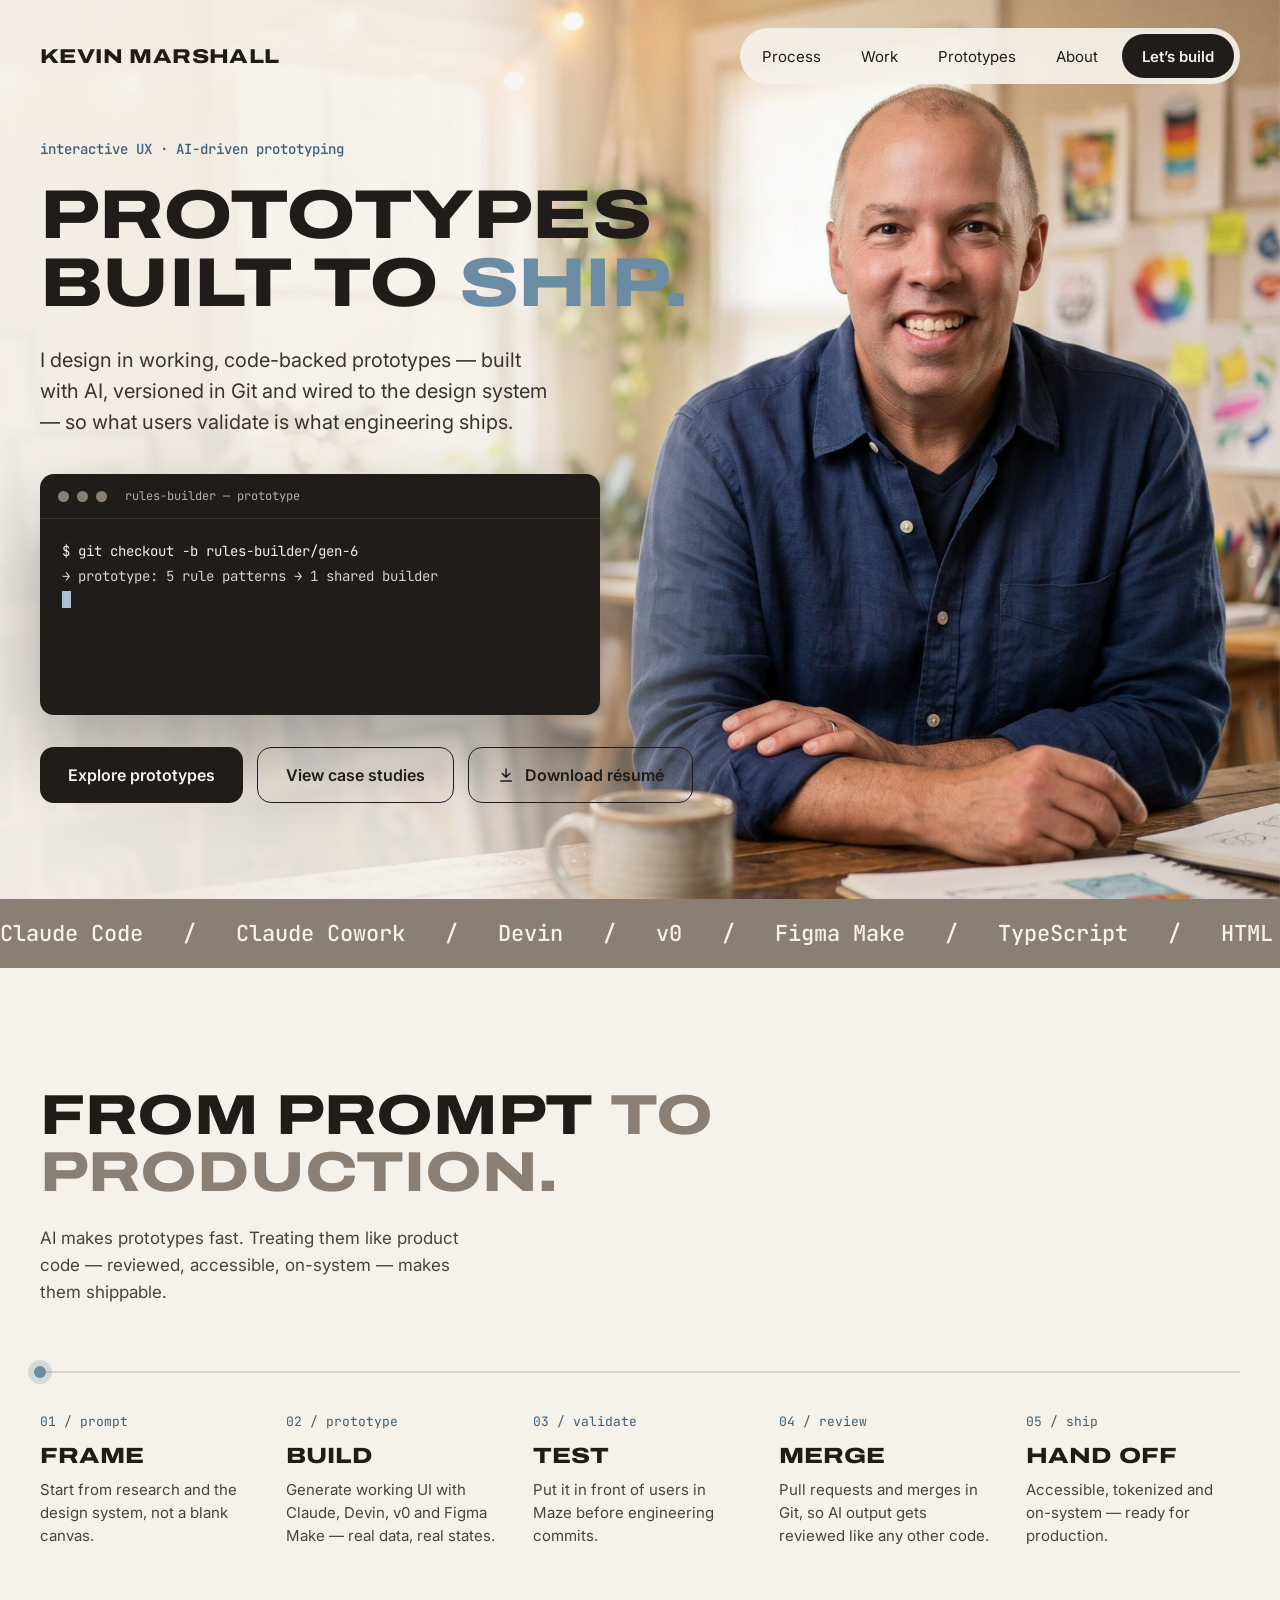
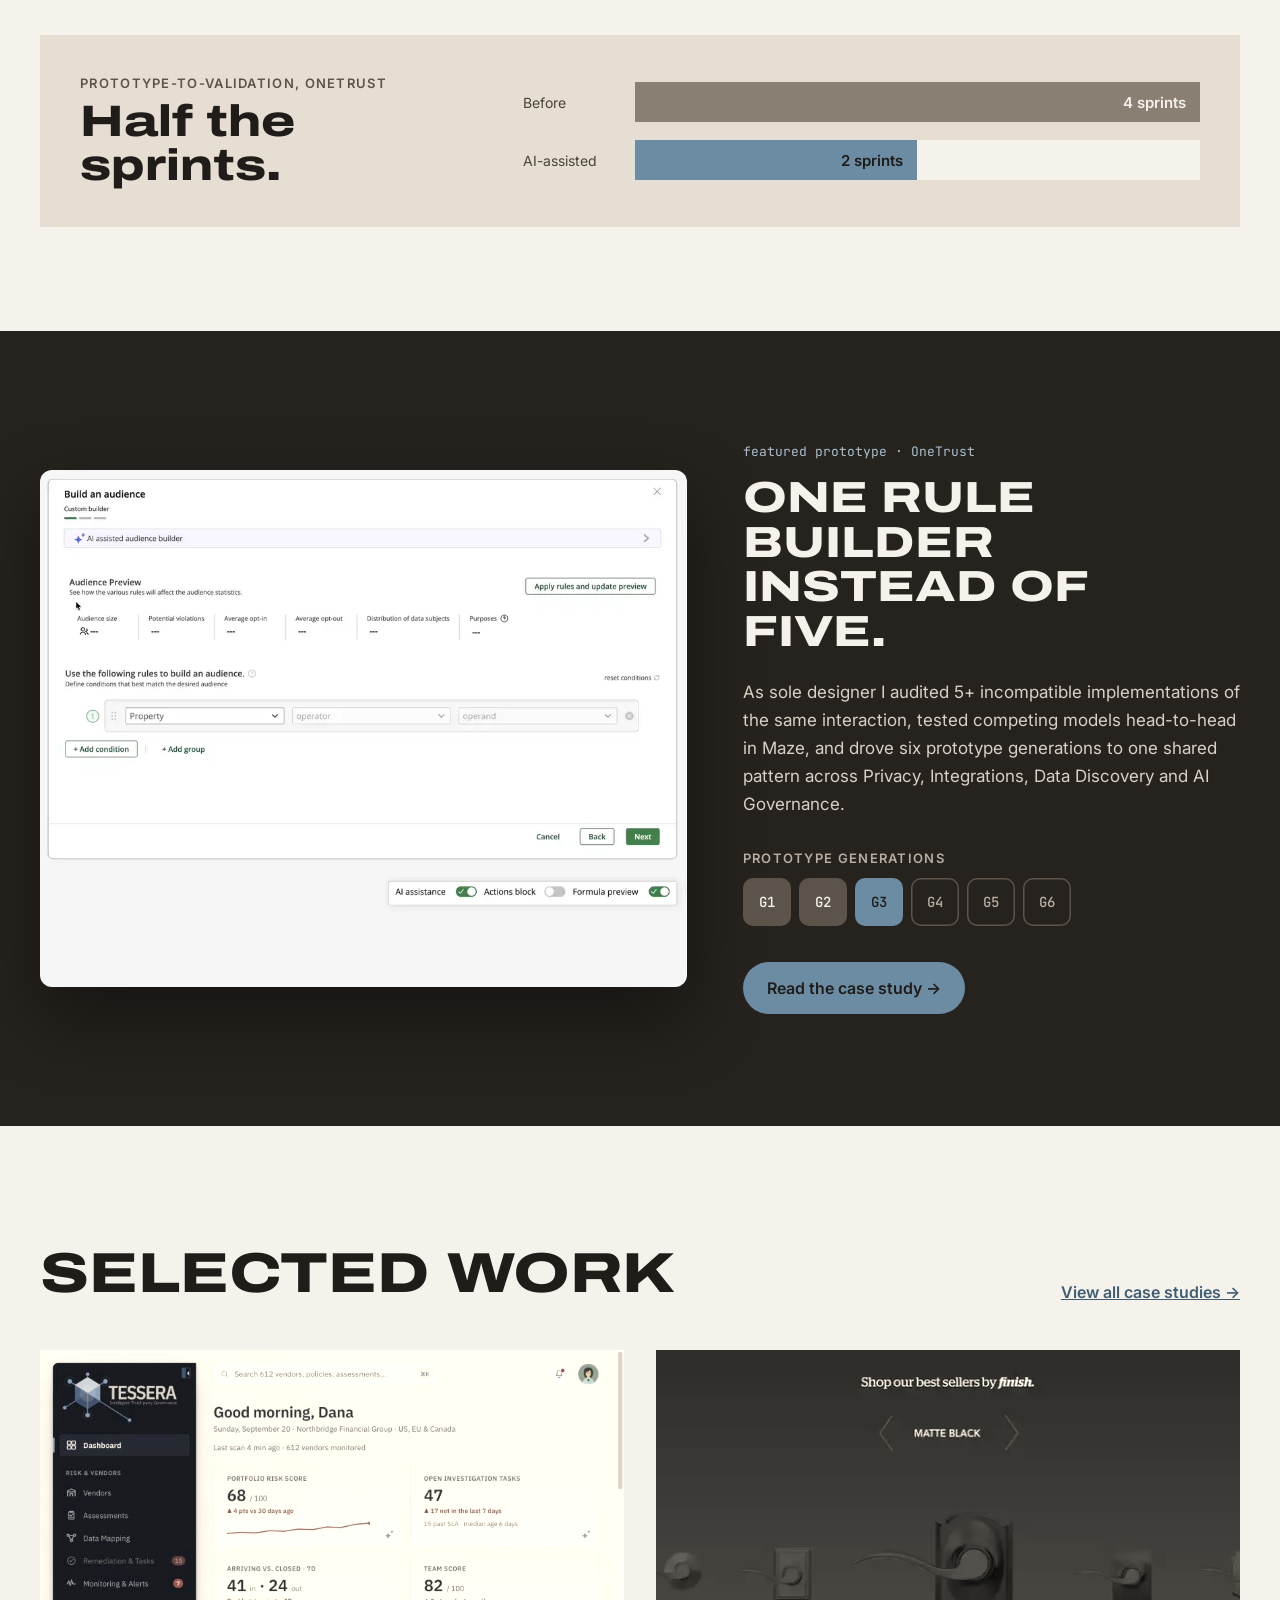
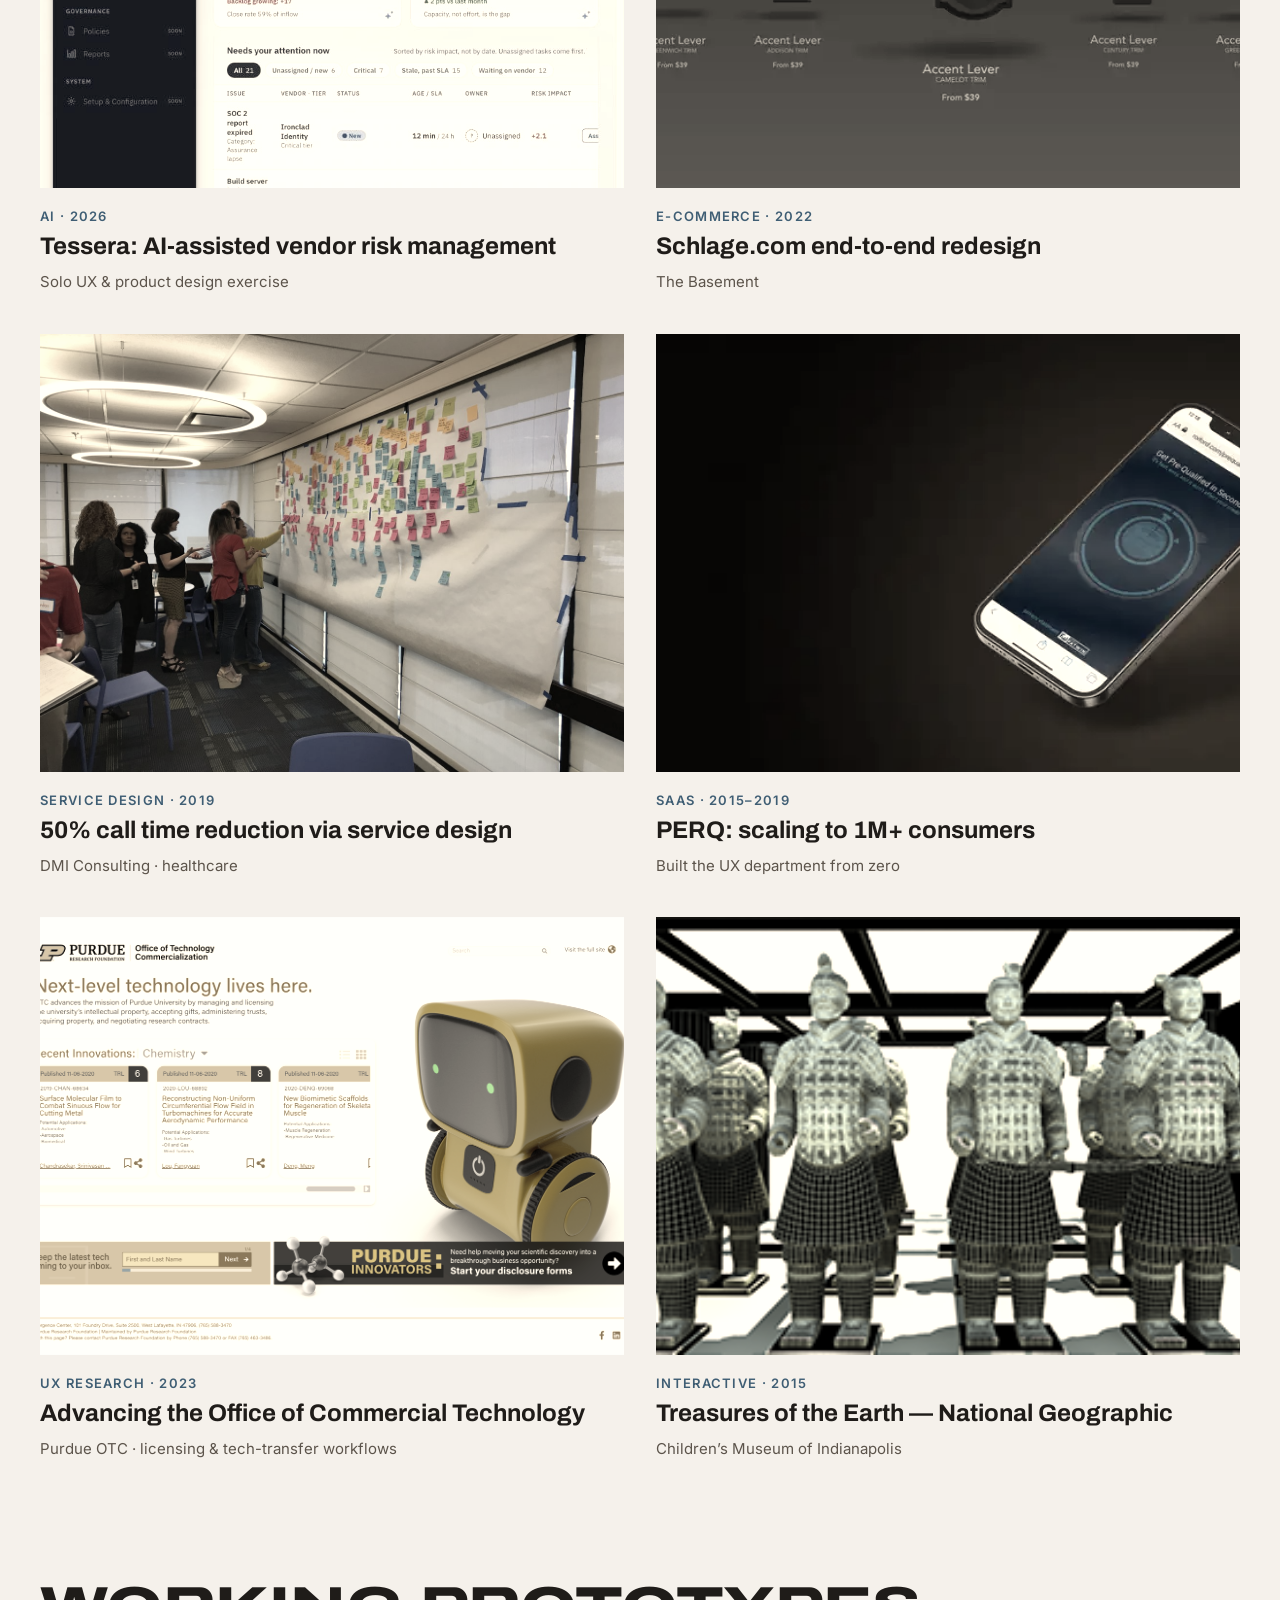
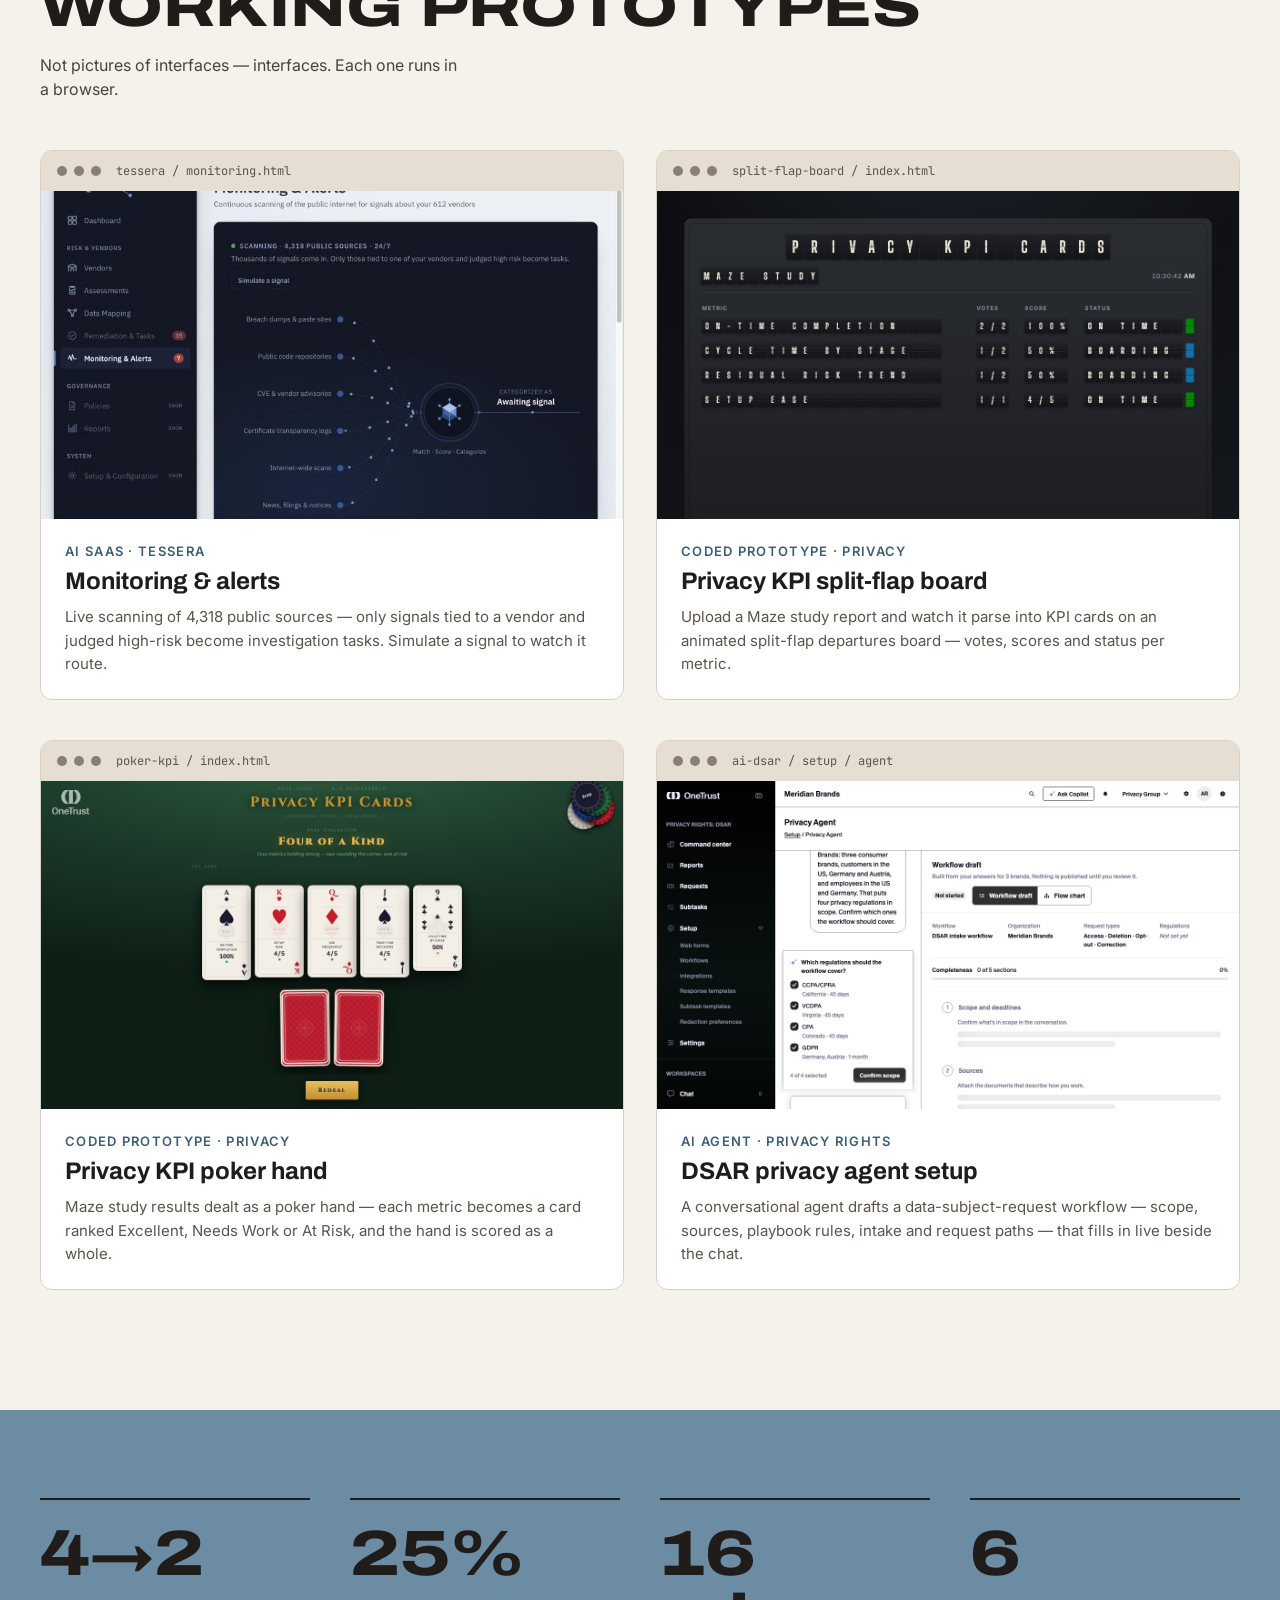
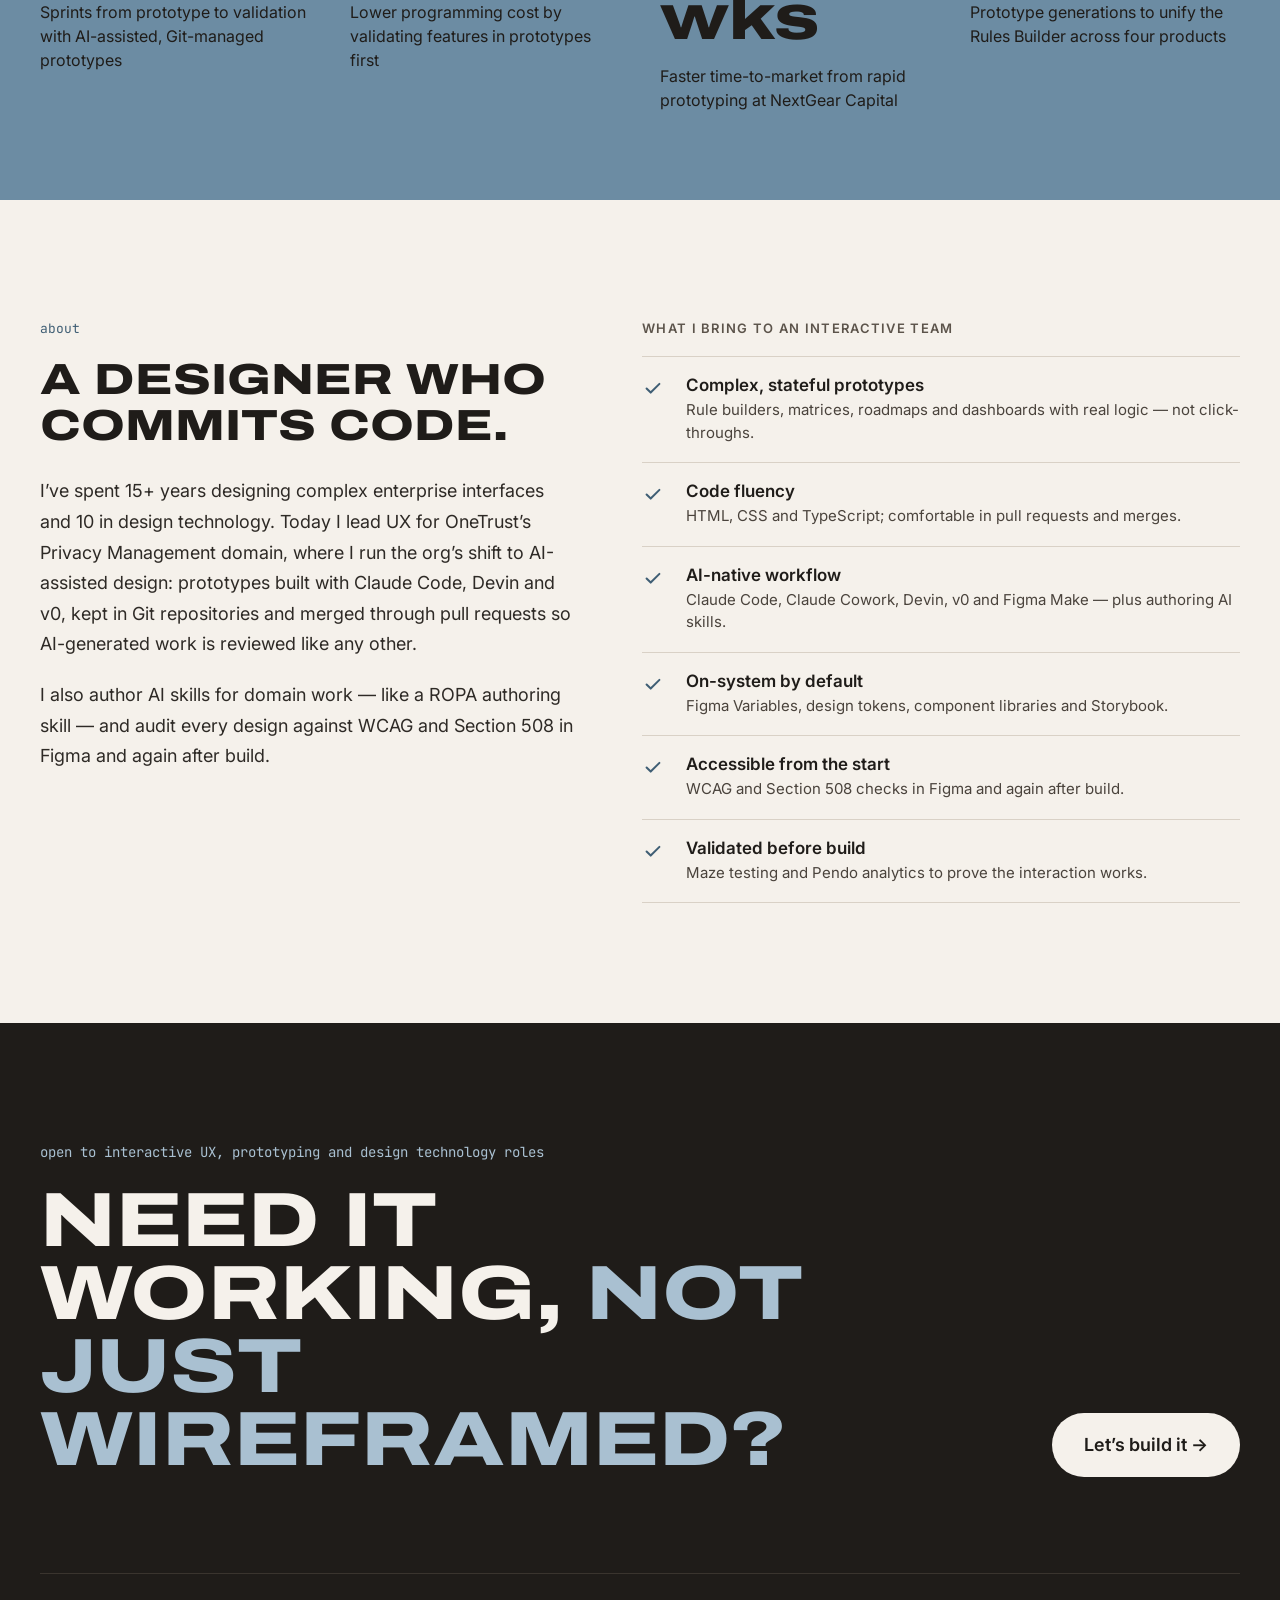
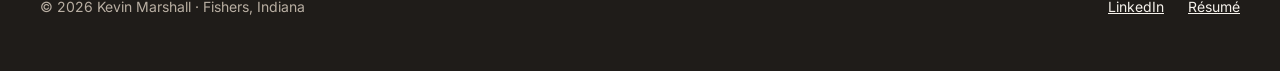
<file: index.html>
<!DOCTYPE html>
<html lang="en">
<head>
<meta charset="UTF-8" />
<meta name="viewport" content="width=device-width, initial-scale=1.0" />
<title>Kevin Marshall — Prototypes built to ship</title>
<meta name="description" content="Kevin Marshall — Senior Principal UX Design Lead. Interactive UX and AI-driven prototyping: code-backed prototypes built with AI, versioned in Git and wired to the design system." />
<meta name="author" content="Kevin Marshall" />
<meta property="og:title" content="Kevin Marshall — Prototypes built to ship" />
<meta property="og:description" content="Interactive UX and AI-driven prototyping for complex enterprise products." />
<meta property="og:type" content="website" />
<meta property="og:url" content="https://kcmarshall.com" />
<meta property="og:image" content="https://kcmarshall.com/assets/images/redesign/hero-studio.jpg" />
<meta name="twitter:card" content="summary_large_image" />
<link rel="canonical" href="https://kcmarshall.com" />
<link rel="preconnect" href="https://fonts.googleapis.com" />
<link rel="preconnect" href="https://fonts.gstatic.com" crossorigin />
<link href="https://fonts.googleapis.com/css2?family=Archivo:wdth,wght@62..125,100..900&family=Inter:wght@400;500;600&family=JetBrains+Mono:wght@400;500&display=swap" rel="stylesheet" />
<style>
*,*::before,*::after{box-sizing:border-box}
html{scroll-behavior:smooth}
body{margin:0;background:#F5F1EB}
a{color:#3F5E74}a:hover{color:#1F1C19}
h1,h2{font-stretch:125%}
@keyframes bd-kb{from{transform:scale(1.1)}to{transform:scale(1)}}
@keyframes bd-rise{from{transform:translateY(105%)}to{transform:none}}
@keyframes bd-fade{from{opacity:0;transform:translateY(16px)}to{opacity:1;transform:none}}
@keyframes bd-blink{50%{opacity:0}}
@keyframes bd-marq{to{transform:translateX(-50%)}}
@keyframes bd-flow{from{left:0}to{left:100%}}
@keyframes bd-grow{from{width:0}}
@keyframes bd-line{from{opacity:0;transform:translateX(-8px)}to{opacity:1;transform:none}}
.bd-kb{animation:bd-kb 10s cubic-bezier(.2,.8,.2,1) both;transform-origin:72% 35%}
.bd-mask{display:block;overflow:hidden}
.bd-up{display:block;animation:bd-rise .95s cubic-bezier(.2,.8,.2,1) both}
.bd-d1{animation-delay:.1s}.bd-d2{animation-delay:.2s}
.bd-fade{animation:bd-fade .9s .4s cubic-bezier(.2,.8,.2,1) both}
.bd-caret{animation:bd-blink 1s steps(1) infinite}
.bd-tline{animation:bd-line .35s ease both}
.bd-track{display:flex;width:max-content;animation:bd-marq 32s linear infinite}
.bd-pulse{position:absolute;top:-5px;width:12px;height:12px;margin-left:-6px;border-radius:50%;background:#6C8CA3;box-shadow:0 0 0 6px rgba(108,140,163,.25);animation:bd-flow 4.5s cubic-bezier(.65,0,.35,1) infinite}
.bd-bar{animation:bd-grow 1.8s .3s cubic-bezier(.2,.8,.2,1) both}
.bd-card{transition:transform .35s ease,box-shadow .35s ease;text-decoration:none}
.bd-card:hover,.bd-card:focus-visible{transform:translateY(-8px);box-shadow:0 30px 60px rgba(31,28,25,.18)}
.bd-shot{transition:transform 1.6s cubic-bezier(.2,.8,.2,1)}
.bd-card:hover .bd-shot{transform:translateY(-6%)}
.fn-card{transition:transform .35s ease;text-decoration:none}
.fn-card:hover,.fn-card:focus-visible{transform:translateY(-6px)}
.fn-img{filter:sepia(.35) saturate(.7);transition:filter .45s ease,transform .6s cubic-bezier(.2,.8,.2,1)}
.fn-card:hover .fn-img,.fn-card:focus-visible .fn-img{filter:none;transform:scale(1.06)}
@media (prefers-reduced-motion:reduce){*{animation:none !important;transition:none !important}}
.overlay{position:fixed;inset:0;z-index:50;display:flex;align-items:center;justify-content:center;padding:24px;background:rgba(31,28,25,.6);opacity:0;visibility:hidden;transition:opacity .25s ease,visibility .25s ease}
.overlay.is-open{opacity:1;visibility:visible}
.modal{position:relative;width:100%;max-width:520px;padding:40px;border-radius:14px;background:#F5F1EB;color:#1F1C19;font-family:Inter,system-ui,sans-serif;transform:translateY(16px);transition:transform .3s cubic-bezier(.2,.8,.2,1)}
.overlay.is-open .modal{transform:none}
.modal__close{position:absolute;top:14px;right:14px;width:44px;height:44px;border:0;border-radius:10px;background:transparent;color:#1F1C19;font-size:26px;cursor:pointer}
.modal__close:hover{background:#E6DED3}
.modal__title{margin:0;font-family:Archivo,sans-serif;font-stretch:125%;font-weight:800;font-size:32px;text-transform:uppercase}
.modal__sub{margin:8px 0 0;font-size:15px;color:#5C544B}
.modal__form{display:flex;flex-direction:column;gap:16px;margin-top:24px}
.field{display:flex;flex-direction:column;gap:6px}
.field label{font-size:14px;font-weight:600}
.field input,.field textarea{font:inherit;font-size:16px;padding:12px 14px;border:1.5px solid #8A7F73;border-radius:10px;background:#FFFFFF;color:#1F1C19}
.field textarea{min-height:120px;resize:vertical}
.field input:focus,.field textarea:focus{outline:2px solid #3F5E74;outline-offset:1px;border-color:#3F5E74}
.modal__submit{align-self:flex-start;min-height:52px;padding:0 24px;border:0;border-radius:14px;background:#1F1C19;color:#F5F1EB;font:inherit;font-weight:600;cursor:pointer}
.modal__submit:disabled{opacity:.6;cursor:default}
.modal__success{display:none;flex-direction:column;align-items:flex-start;gap:8px}
.modal__success.is-on{display:flex}
.modal__success-title{font-family:Archivo,sans-serif;font-stretch:125%;font-weight:800;font-size:24px;text-transform:uppercase}
@media (max-width: 760px){.nav-link{display:none !important}.hero-scrim{background:linear-gradient(180deg,rgba(245,241,235,.95) 0%,rgba(245,241,235,.88) 75%,rgba(245,241,235,.7) 100%) !important}.bd-kb{object-position:78% 25% !important}}
a:focus-visible,button:focus-visible{outline:2px solid #3F5E74;outline-offset:3px}
</style>
</head>
<body>
<main style="position: relative; width: 100%; background: #F5F1EB; color: #1F1C19; font-family: Inter, system-ui, sans-serif; overflow: hidden">

  <header style="position: absolute; left: 0; right: 0; top: 0; z-index: 4; max-width: 1360px; margin: 0 auto; padding: 28px 40px; display: flex; flex-wrap: wrap; gap: 16px; align-items: center; justify-content: space-between">
    <a href="#top" style="font-family: Archivo, sans-serif; font-stretch: 125%; font-weight: 800; font-size: 20px; letter-spacing: 0.02em; color: #1F1C19; text-decoration: none">KEVIN MARSHALL</a>
    <nav aria-label="Primary" style="display: flex; flex-wrap: wrap; gap: 8px; align-items: center; padding: 6px; border-radius: 999px; background: rgba(245,241,235,0.92); font-size: 15px">
      <a href="#pipeline" class="nav-link" style="display: inline-flex; align-items: center; min-height: 44px; padding: 0 16px; color: #1F1C19; text-decoration: none">Process</a>
      <a href="#work" class="nav-link" style="display: inline-flex; align-items: center; min-height: 44px; padding: 0 16px; color: #1F1C19; text-decoration: none">Work</a>
      <a href="#prototypes" class="nav-link" style="display: inline-flex; align-items: center; min-height: 44px; padding: 0 16px; color: #1F1C19; text-decoration: none">Prototypes</a>
      <a href="#about" class="nav-link" style="display: inline-flex; align-items: center; min-height: 44px; padding: 0 16px; color: #1F1C19; text-decoration: none">About</a>
      <a href="#contact" data-contact style="display: inline-flex; align-items: center; min-height: 44px; padding: 0 20px; border-radius: 999px; background: #1F1C19; color: #F5F1EB; font-weight: 600; text-decoration: none">Let’s build</a>
    </nav>
  </header>

  <section id="top" style="position: relative; min-height: 800px; background: #E6DED3">
    <div style="position: absolute; inset: 0; overflow: hidden">
      <img class="bd-kb" src="/assets/images/redesign/hero-studio.jpg" alt="Kevin Marshall at his desk in a sunlit studio" style="position: absolute; inset: 0; width: 100%; height: 100%; object-fit: cover; object-position: 72% 35%">
      <div aria-hidden="true" class="hero-scrim" style="position: absolute; inset: 0; background: linear-gradient(90deg, rgba(245,241,235,0.97) 0%, rgba(245,241,235,0.88) 36%, rgba(245,241,235,0) 58%)"></div>
    </div>
    <div style="position: relative; z-index: 3; max-width: 1360px; margin: 0 auto; padding: 140px 40px 96px">
      <p class="bd-fade" style="margin: 0 0 24px; font-family: 'JetBrains Mono', monospace; font-size: 14px; font-weight: 500; color: #3F5E74">interactive UX · AI-driven prototyping</p>
      <h1 style="margin: 0; max-width: 700px; font-family: Archivo, sans-serif; font-weight: 800; font-size: clamp(44px, 5.4vw, 80px); line-height: 0.98; letter-spacing: -0.01em; text-transform: uppercase">
        <span class="bd-mask"><span class="bd-up">Prototypes</span></span>
        <span class="bd-mask"><span class="bd-up bd-d1">built to <span style="color: #6C8CA3">ship.</span></span></span>
      </h1>
      <p class="bd-fade" style="margin: 28px 0 0; max-width: 520px; font-size: 20px; line-height: 1.55; color: #3A342E">I design in working, code-backed prototypes — built with AI, versioned in Git and wired to the design system — so what users validate is what engineering ships.</p>
      <div class="bd-fade" role="img" aria-label="Terminal log of a prototype moving from branch to merged pull request" style="margin-top: 36px; max-width: 560px; background: #1F1C19; color: #F5F1EB; border-radius: 14px; box-shadow: 0 40px 80px rgba(31,28,25,0.35); overflow: hidden">
        <div style="display: flex; align-items: center; gap: 8px; padding: 14px 18px; border-bottom: 1px solid #3A342E">
          <span style="width: 11px; height: 11px; border-radius: 50%; background: #8A7F73"></span>
          <span style="width: 11px; height: 11px; border-radius: 50%; background: #8A7F73"></span>
          <span style="width: 11px; height: 11px; border-radius: 50%; background: #8A7F73"></span>
          <span style="margin-left: 10px; font-family: 'JetBrains Mono', monospace; font-size: 12px; color: #B8AEA2">rules-builder — prototype</span>
        </div>
        <div id="term" style="padding: 20px 22px 24px; min-height: 196px; font-family: 'JetBrains Mono', monospace; font-size: 14px; line-height: 1.75">
          
            <div class="bd-tline" style="color: #F5F1EB">$ git checkout -b rules-builder/gen-6</div>
          
            <div class="bd-tline" style="color: #D9D1C6">→ prototype: 5 rule patterns → 1 shared builder</div>
          
            <div class="bd-tline" style="color: #A9C0D1">✓ tokens synced from the design system</div>
          
            <div class="bd-tline" style="color: #A9C0D1">✓ competing models tested in Maze</div>
          
            <div class="bd-tline" style="color: #A9C0D1">✓ WCAG + Section 508 audit passed</div>
          
            <div class="bd-tline" style="color: #A9C0D1">✓ pull request reviewed and merged</div>
          
          <span class="bd-caret" style="display: inline-block; width: 9px; height: 17px; background: #A9C0D1; vertical-align: -3px"></span>
        </div>
      </div>
      <div class="bd-fade" style="margin-top: 32px; display: flex; flex-wrap: wrap; gap: 14px">
        <a href="#prototypes" style="display: inline-flex; align-items: center; min-height: 56px; padding: 0 28px; border-radius: 14px; background: #1F1C19; color: #F5F1EB; font-weight: 600; text-decoration: none">Explore prototypes</a>
        <a href="#work" style="display: inline-flex; align-items: center; min-height: 56px; padding: 0 28px; border-radius: 14px; border: 1.5px solid #1F1C19; color: #1F1C19; font-weight: 600; text-decoration: none">View case studies</a>
        <a href="/assets/resume/Kevin-Marshall-Resume-Oct30.pdf" download style="display: inline-flex; align-items: center; gap: 10px; min-height: 56px; padding: 0 28px; border-radius: 14px; border: 1.5px solid #1F1C19; color: #1F1C19; font-weight: 600; text-decoration: none"><svg aria-hidden="true" width="18" height="18" viewBox="0 0 24 24" fill="none" stroke="currentColor" stroke-width="2" stroke-linecap="round" stroke-linejoin="round"><path d="M12 4v11M7 10l5 5 5-5M5 20h14"></path></svg>Download résumé</a>
      </div>
    </div>

  </section>

  <div style="background: #8A7F73; color: #F5F1EB; overflow: hidden; padding: 20px 0">
    <div class="bd-track" style="gap: 40px; font-family: 'JetBrains Mono', monospace; font-weight: 500; font-size: 22px">
      
        <span style="display: inline-flex; align-items: center; gap: 40px; white-space: nowrap">Claude Code<span aria-hidden="true">/</span></span>
      
        <span style="display: inline-flex; align-items: center; gap: 40px; white-space: nowrap">Claude Cowork<span aria-hidden="true">/</span></span>
      
        <span style="display: inline-flex; align-items: center; gap: 40px; white-space: nowrap">Devin<span aria-hidden="true">/</span></span>
      
        <span style="display: inline-flex; align-items: center; gap: 40px; white-space: nowrap">v0<span aria-hidden="true">/</span></span>
      
        <span style="display: inline-flex; align-items: center; gap: 40px; white-space: nowrap">Figma Make<span aria-hidden="true">/</span></span>
      
        <span style="display: inline-flex; align-items: center; gap: 40px; white-space: nowrap">TypeScript<span aria-hidden="true">/</span></span>
      
        <span style="display: inline-flex; align-items: center; gap: 40px; white-space: nowrap">HTML<span aria-hidden="true">/</span></span>
      
        <span style="display: inline-flex; align-items: center; gap: 40px; white-space: nowrap">CSS<span aria-hidden="true">/</span></span>
      
        <span style="display: inline-flex; align-items: center; gap: 40px; white-space: nowrap">Storybook<span aria-hidden="true">/</span></span>
      
        <span style="display: inline-flex; align-items: center; gap: 40px; white-space: nowrap">Figma Variables<span aria-hidden="true">/</span></span>
      
        <span style="display: inline-flex; align-items: center; gap: 40px; white-space: nowrap">GitHub<span aria-hidden="true">/</span></span>
      
        <span style="display: inline-flex; align-items: center; gap: 40px; white-space: nowrap">GitLab<span aria-hidden="true">/</span></span>
      
        <span style="display: inline-flex; align-items: center; gap: 40px; white-space: nowrap">Vercel<span aria-hidden="true">/</span></span>
      
        <span style="display: inline-flex; align-items: center; gap: 40px; white-space: nowrap">Netlify<span aria-hidden="true">/</span></span>
      
        <span style="display: inline-flex; align-items: center; gap: 40px; white-space: nowrap">Claude Code<span aria-hidden="true">/</span></span>
      
        <span style="display: inline-flex; align-items: center; gap: 40px; white-space: nowrap">Claude Cowork<span aria-hidden="true">/</span></span>
      
        <span style="display: inline-flex; align-items: center; gap: 40px; white-space: nowrap">Devin<span aria-hidden="true">/</span></span>
      
        <span style="display: inline-flex; align-items: center; gap: 40px; white-space: nowrap">v0<span aria-hidden="true">/</span></span>
      
        <span style="display: inline-flex; align-items: center; gap: 40px; white-space: nowrap">Figma Make<span aria-hidden="true">/</span></span>
      
        <span style="display: inline-flex; align-items: center; gap: 40px; white-space: nowrap">TypeScript<span aria-hidden="true">/</span></span>
      
        <span style="display: inline-flex; align-items: center; gap: 40px; white-space: nowrap">HTML<span aria-hidden="true">/</span></span>
      
        <span style="display: inline-flex; align-items: center; gap: 40px; white-space: nowrap">CSS<span aria-hidden="true">/</span></span>
      
        <span style="display: inline-flex; align-items: center; gap: 40px; white-space: nowrap">Storybook<span aria-hidden="true">/</span></span>
      
        <span style="display: inline-flex; align-items: center; gap: 40px; white-space: nowrap">Figma Variables<span aria-hidden="true">/</span></span>
      
        <span style="display: inline-flex; align-items: center; gap: 40px; white-space: nowrap">GitHub<span aria-hidden="true">/</span></span>
      
        <span style="display: inline-flex; align-items: center; gap: 40px; white-space: nowrap">GitLab<span aria-hidden="true">/</span></span>
      
        <span style="display: inline-flex; align-items: center; gap: 40px; white-space: nowrap">Vercel<span aria-hidden="true">/</span></span>
      
        <span style="display: inline-flex; align-items: center; gap: 40px; white-space: nowrap">Netlify<span aria-hidden="true">/</span></span>
      
    </div>
  </div>

  <section id="pipeline" style="max-width: 1360px; margin: 0 auto; padding: 120px 40px 104px">
    <div style="display: flex; flex-wrap: wrap; gap: 24px 64px; align-items: flex-end; justify-content: space-between; margin-bottom: 64px">
      <h2 style="margin: 0; max-width: 760px; font-family: Archivo, sans-serif; font-weight: 800; font-size: clamp(36px, 4.4vw, 60px); line-height: 1; text-transform: uppercase">From prompt <span style="color: #8A7F73">to production.</span></h2>
      <p style="margin: 0; max-width: 440px; font-size: 17px; line-height: 1.6; color: #4A433C">AI makes prototypes fast. Treating them like product code — reviewed, accessible, on-system — makes them shippable.</p>
    </div>
    <div style="position: relative; margin-bottom: 40px; height: 2px; background: #D9D1C6">
      <span aria-hidden="true" class="bd-pulse"></span>
    </div>
    <ol style="margin: 0; padding: 0; list-style: none; display: grid; grid-template-columns: repeat(auto-fit, minmax(200px, 1fr)); gap: 32px">
      
        <li>
          <p style="margin: 0 0 14px; font-family: 'JetBrains Mono', monospace; font-size: 13px; color: #3F5E74">01 / prompt</p>
          <h3 style="margin: 0 0 10px; font-family: Archivo, sans-serif; font-stretch: 125%; font-weight: 800; font-size: 22px; text-transform: uppercase">Frame</h3>
          <p style="margin: 0; font-size: 15px; line-height: 1.55; color: #4A433C">Start from research and the design system, not a blank canvas.</p>
        </li>
      
        <li>
          <p style="margin: 0 0 14px; font-family: 'JetBrains Mono', monospace; font-size: 13px; color: #3F5E74">02 / prototype</p>
          <h3 style="margin: 0 0 10px; font-family: Archivo, sans-serif; font-stretch: 125%; font-weight: 800; font-size: 22px; text-transform: uppercase">Build</h3>
          <p style="margin: 0; font-size: 15px; line-height: 1.55; color: #4A433C">Generate working UI with Claude, Devin, v0 and Figma Make — real data, real states.</p>
        </li>
      
        <li>
          <p style="margin: 0 0 14px; font-family: 'JetBrains Mono', monospace; font-size: 13px; color: #3F5E74">03 / validate</p>
          <h3 style="margin: 0 0 10px; font-family: Archivo, sans-serif; font-stretch: 125%; font-weight: 800; font-size: 22px; text-transform: uppercase">Test</h3>
          <p style="margin: 0; font-size: 15px; line-height: 1.55; color: #4A433C">Put it in front of users in Maze before engineering commits.</p>
        </li>
      
        <li>
          <p style="margin: 0 0 14px; font-family: 'JetBrains Mono', monospace; font-size: 13px; color: #3F5E74">04 / review</p>
          <h3 style="margin: 0 0 10px; font-family: Archivo, sans-serif; font-stretch: 125%; font-weight: 800; font-size: 22px; text-transform: uppercase">Merge</h3>
          <p style="margin: 0; font-size: 15px; line-height: 1.55; color: #4A433C">Pull requests and merges in Git, so AI output gets reviewed like any other code.</p>
        </li>
      
        <li>
          <p style="margin: 0 0 14px; font-family: 'JetBrains Mono', monospace; font-size: 13px; color: #3F5E74">05 / ship</p>
          <h3 style="margin: 0 0 10px; font-family: Archivo, sans-serif; font-stretch: 125%; font-weight: 800; font-size: 22px; text-transform: uppercase">Hand off</h3>
          <p style="margin: 0; font-size: 15px; line-height: 1.55; color: #4A433C">Accessible, tokenized and on-system — ready for production.</p>
        </li>
      
    </ol>

    <div style="margin-top: 88px; padding: 40px; background: #E6DED3; display: flex; flex-wrap: wrap; gap: 32px 64px; align-items: center">
      <div style="flex: 1 1 280px; min-width: 0">
        <p style="margin: 0 0 8px; font-size: 13px; font-weight: 600; letter-spacing: 0.1em; text-transform: uppercase; color: #5C544B">Prototype-to-validation, OneTrust</p>
        <p style="margin: 0; font-family: Archivo, sans-serif; font-stretch: 125%; font-weight: 800; font-size: 44px; line-height: 1">Half the sprints.</p>
      </div>
      <div style="flex: 2 1 480px; min-width: 0; display: grid; gap: 18px">
        <div style="display: grid; grid-template-columns: 96px minmax(0, 1fr); gap: 16px; align-items: center">
          <span style="font-size: 14px; color: #4A433C">Before</span>
          <div style="height: 40px; background: #F5F1EB"><div class="bd-bar" style="width: 100%; height: 40px; background: #8A7F73; display: flex; align-items: center; justify-content: flex-end; padding-right: 14px; box-sizing: border-box; color: #F5F1EB; font-weight: 600; font-size: 15px">4 sprints</div></div>
        </div>
        <div style="display: grid; grid-template-columns: 96px minmax(0, 1fr); gap: 16px; align-items: center">
          <span style="font-size: 14px; color: #4A433C">AI-assisted</span>
          <div style="height: 40px; background: #F5F1EB"><div class="bd-bar" style="width: 50%; height: 40px; background: #6C8CA3; display: flex; align-items: center; justify-content: flex-end; padding-right: 14px; box-sizing: border-box; color: #1F1C19; font-weight: 600; font-size: 15px; animation-delay: .6s">2 sprints</div></div>
        </div>
      </div>
    </div>
  </section>

  <section aria-labelledby="rb-title" style="background: #26221E; color: #F5F1EB">
    <div style="max-width: 1360px; margin: 0 auto; padding: 112px 40px; display: flex; flex-wrap: wrap; gap: 56px; align-items: center">
      <div style="flex: 1.3 1 520px; min-width: 0">
        <div style="border-radius: 12px; overflow: hidden; background: #1F1C19; box-shadow: 0 30px 70px rgba(0,0,0,0.4)">
          <img src="/assets/images/redesign/rule-builder.webp" alt="Rules Builder prototype: adding conditions and AND / OR groups" style="display: block; width: 100%; height: auto">
        </div>
      </div>
      <div style="flex: 1 1 400px; min-width: 0">
        <p style="margin: 0 0 16px; font-family: 'JetBrains Mono', monospace; font-size: 13px; color: #A9C0D1">featured prototype · OneTrust</p>
        <h2 id="rb-title" style="margin: 0; font-family: Archivo, sans-serif; font-weight: 800; font-size: clamp(32px, 3.4vw, 48px); line-height: 1.02; text-transform: uppercase">One rule builder instead of five.</h2>
        <p style="margin: 24px 0 0; font-size: 17px; line-height: 1.65; color: #D9D1C6">As sole designer I audited 5+ incompatible implementations of the same interaction, tested competing models head-to-head in Maze, and drove six prototype generations to one shared pattern across Privacy, Integrations, Data Discovery and AI Governance.</p>
        <p style="margin: 32px 0 12px; font-size: 13px; font-weight: 600; letter-spacing: 0.1em; text-transform: uppercase; color: #B8AEA2">Prototype generations</p>
        <div id="gens" style="display: flex; gap: 8px">
          
            <span style="display: inline-flex; align-items: center; justify-content: center; width: 48px; height: 48px; border-radius: 10px; font-family: JetBrains Mono, monospace; font-size: 14px; font-weight: 500; transition: background .3s ease, color .3s ease; background: #5C544B; color: #F5F1EB">G1</span>
          
            <span style="display: inline-flex; align-items: center; justify-content: center; width: 48px; height: 48px; border-radius: 10px; font-family: JetBrains Mono, monospace; font-size: 14px; font-weight: 500; transition: background .3s ease, color .3s ease; background: #5C544B; color: #F5F1EB">G2</span>
          
            <span style="display: inline-flex; align-items: center; justify-content: center; width: 48px; height: 48px; border-radius: 10px; font-family: JetBrains Mono, monospace; font-size: 14px; font-weight: 500; transition: background .3s ease, color .3s ease; background: #5C544B; color: #F5F1EB">G3</span>
          
            <span style="display: inline-flex; align-items: center; justify-content: center; width: 48px; height: 48px; border-radius: 10px; font-family: JetBrains Mono, monospace; font-size: 14px; font-weight: 500; transition: background .3s ease, color .3s ease; background: #5C544B; color: #F5F1EB">G4</span>
          
            <span style="display: inline-flex; align-items: center; justify-content: center; width: 48px; height: 48px; border-radius: 10px; font-family: JetBrains Mono, monospace; font-size: 14px; font-weight: 500; transition: background .3s ease, color .3s ease; background: #5C544B; color: #F5F1EB">G5</span>
          
            <span style="display: inline-flex; align-items: center; justify-content: center; width: 48px; height: 48px; border-radius: 10px; font-family: JetBrains Mono, monospace; font-size: 14px; font-weight: 500; transition: background .3s ease, color .3s ease; background: #6C8CA3; color: #1F1C19">G6</span>
          
        </div>
        <a href="/work/rules-builder-case-study" style="display: inline-flex; align-items: center; min-height: 52px; margin-top: 36px; padding: 0 24px; border-radius: 999px; background: #6C8CA3; color: #1F1C19; font-weight: 600; text-decoration: none">Read the case study →</a>
      </div>
    </div>
  </section>

  <section id="work" style="max-width: 1360px; margin: 0 auto; padding: 120px 40px 0">
    <div style="display: flex; flex-wrap: wrap; justify-content: space-between; align-items: flex-end; gap: 16px; margin-bottom: 48px">
      <h2 style="margin: 0; font-family: Archivo, sans-serif; font-weight: 800; font-size: clamp(36px, 4.4vw, 60px); line-height: 1; text-transform: uppercase">Selected work</h2>
      <a href="/work/all-work" style="font-weight: 600">View all case studies →</a>
    </div>
    <div style="display: grid; grid-template-columns: repeat(auto-fill, minmax(min(100%, 380px), 1fr)); gap: 40px 32px">
      
        <a href="/work/tessera-case-study" class="fn-card" style="display: flex; flex-direction: column; color: #1F1C19">
          <div style="overflow: hidden; aspect-ratio: 4 / 3; background: #E6DED3">
            <img class="fn-img" src="/assets/images/tessera-dashboard-hero.png" alt="Tessera: AI-assisted vendor risk management" style="display: block; width: 100%; height: 100%; object-fit: cover; object-position: top center">
          </div>
          <p style="margin: 20px 0 8px; font-size: 13px; font-weight: 600; letter-spacing: 0.1em; text-transform: uppercase; color: #3F5E74">AI · 2026</p>
          <h3 style="margin: 0; font-family: Archivo, sans-serif; font-stretch: 100%; font-weight: 700; font-size: 24px; line-height: 1.2">Tessera: AI-assisted vendor risk management</h3>
          <p style="margin: 10px 0 0; font-size: 15px; line-height: 1.5; color: #5C544B">Solo UX &amp; product design exercise</p>
        </a>
      
        <a href="/work/schlage-ecommerce-case-study" class="fn-card" style="display: flex; flex-direction: column; color: #1F1C19">
          <div style="overflow: hidden; aspect-ratio: 4 / 3; background: #E6DED3">
            <img class="fn-img" src="/assets/images/redesign/schlage.webp" alt="Schlage.com end-to-end redesign" style="display: block; width: 100%; height: 100%; object-fit: cover; object-position: top center">
          </div>
          <p style="margin: 20px 0 8px; font-size: 13px; font-weight: 600; letter-spacing: 0.1em; text-transform: uppercase; color: #3F5E74">E-commerce · 2022</p>
          <h3 style="margin: 0; font-family: Archivo, sans-serif; font-stretch: 100%; font-weight: 700; font-size: 24px; line-height: 1.2">Schlage.com end-to-end redesign</h3>
          <p style="margin: 10px 0 0; font-size: 15px; line-height: 1.5; color: #5C544B">The Basement</p>
        </a>
      
        <a href="/work/dmi-call-time-case-study" class="fn-card" style="display: flex; flex-direction: column; color: #1F1C19">
          <div style="overflow: hidden; aspect-ratio: 4 / 3; background: #E6DED3">
            <img class="fn-img" src="/assets/images/redesign/dmi-workshop.jpg" alt="50% call time reduction via service design" style="display: block; width: 100%; height: 100%; object-fit: cover; object-position: top center">
          </div>
          <p style="margin: 20px 0 8px; font-size: 13px; font-weight: 600; letter-spacing: 0.1em; text-transform: uppercase; color: #3F5E74">Service design · 2019</p>
          <h3 style="margin: 0; font-family: Archivo, sans-serif; font-stretch: 100%; font-weight: 700; font-size: 24px; line-height: 1.2">50% call time reduction via service design</h3>
          <p style="margin: 10px 0 0; font-size: 15px; line-height: 1.5; color: #5C544B">DMI Consulting · healthcare</p>
        </a>
      
        <a href="/work/perq-case-study" class="fn-card" style="display: flex; flex-direction: column; color: #1F1C19">
          <div style="overflow: hidden; aspect-ratio: 4 / 3; background: #E6DED3">
            <img class="fn-img" src="/assets/images/redesign/perq.webp" alt="PERQ: scaling to 1M+ consumers" style="display: block; width: 100%; height: 100%; object-fit: cover; object-position: top center">
          </div>
          <p style="margin: 20px 0 8px; font-size: 13px; font-weight: 600; letter-spacing: 0.1em; text-transform: uppercase; color: #3F5E74">SaaS · 2015–2019</p>
          <h3 style="margin: 0; font-family: Archivo, sans-serif; font-stretch: 100%; font-weight: 700; font-size: 24px; line-height: 1.2">PERQ: scaling to 1M+ consumers</h3>
          <p style="margin: 10px 0 0; font-size: 15px; line-height: 1.5; color: #5C544B">Built the UX department from zero</p>
        </a>
      
        <a href="/work/purdue-otc-case-study" class="fn-card" style="display: flex; flex-direction: column; color: #1F1C19">
          <div style="overflow: hidden; aspect-ratio: 4 / 3; background: #E6DED3">
            <img class="fn-img" src="/assets/images/purdue-bright.png" alt="Advancing the Office of Commercial Technology" style="display: block; width: 100%; height: 100%; object-fit: cover; object-position: top center">
          </div>
          <p style="margin: 20px 0 8px; font-size: 13px; font-weight: 600; letter-spacing: 0.1em; text-transform: uppercase; color: #3F5E74">UX research · 2023</p>
          <h3 style="margin: 0; font-family: Archivo, sans-serif; font-stretch: 100%; font-weight: 700; font-size: 24px; line-height: 1.2">Advancing the Office of Commercial Technology</h3>
          <p style="margin: 10px 0 0; font-size: 15px; line-height: 1.5; color: #5C544B">Purdue OTC · licensing &amp; tech-transfer workflows</p>
        </a>
      
        <a href="/work/treasures-case-study" class="fn-card" style="display: flex; flex-direction: column; color: #1F1C19">
          <div style="overflow: hidden; aspect-ratio: 4 / 3; background: #E6DED3">
            <img class="fn-img" src="/assets/images/thmb-terracotta.png" alt="Treasures of the Earth — National Geographic" style="display: block; width: 100%; height: 100%; object-fit: cover; object-position: top center">
          </div>
          <p style="margin: 20px 0 8px; font-size: 13px; font-weight: 600; letter-spacing: 0.1em; text-transform: uppercase; color: #3F5E74">Interactive · 2015</p>
          <h3 style="margin: 0; font-family: Archivo, sans-serif; font-stretch: 100%; font-weight: 700; font-size: 24px; line-height: 1.2">Treasures of the Earth — National Geographic</h3>
          <p style="margin: 10px 0 0; font-size: 15px; line-height: 1.5; color: #5C544B">Children’s Museum of Indianapolis</p>
        </a>
      
    </div>
  </section>

  <section id="prototypes" style="max-width: 1360px; margin: 0 auto; padding: 120px 40px">
    <div style="display: flex; flex-wrap: wrap; justify-content: space-between; align-items: flex-end; gap: 16px; margin-bottom: 48px">
      <h2 style="margin: 0; font-family: Archivo, sans-serif; font-weight: 800; font-size: clamp(36px, 4.4vw, 60px); line-height: 1; text-transform: uppercase">Working prototypes</h2>
      <p style="margin: 0; max-width: 420px; font-size: 16px; line-height: 1.55; color: #4A433C">Not pictures of interfaces — interfaces. Each one runs in a browser.</p>
    </div>
    <div style="display: grid; grid-template-columns: repeat(auto-fill, minmax(min(100%, 560px), 1fr)); gap: 40px 32px">
      
        <a target="_blank" rel="noopener" href="https://project-tessera-eighteen.vercel.app/prototypes/app-shell/monitoring.html" class="bd-card" style="display: block; border-radius: 12px; background: #FFFFFF; border: 1px solid #D9D1C6; overflow: hidden; color: #1F1C19">
          <div style="display: flex; align-items: center; gap: 7px; padding: 12px 16px; background: #E6DED3">
            <span style="width: 10px; height: 10px; border-radius: 50%; background: #8A7F73"></span>
            <span style="width: 10px; height: 10px; border-radius: 50%; background: #8A7F73"></span>
            <span style="width: 10px; height: 10px; border-radius: 50%; background: #8A7F73"></span>
            <span style="margin-left: 8px; font-family: 'JetBrains Mono', monospace; font-size: 12px; color: #5C544B">tessera / monitoring.html</span>
          </div>
          <div style="aspect-ratio: 16 / 9; overflow: hidden; background: #F5F1EB">
            <img class="bd-shot" src="/assets/images/redesign/tessera-monitoring.jpg" alt="Monitoring &amp; alerts" style="display: block; width: 100%; height: auto">
          </div>
          <div style="padding: 24px">
            <p style="margin: 0 0 8px; font-size: 13px; font-weight: 600; letter-spacing: 0.1em; text-transform: uppercase; color: #3F5E74">AI SaaS · Tessera</p>
            <h3 style="margin: 0; font-family: Archivo, sans-serif; font-weight: 700; font-size: 24px; line-height: 1.2">Monitoring &amp; alerts</h3>
            <p style="margin: 10px 0 0; font-size: 15px; line-height: 1.55; color: #5C544B">Live scanning of 4,318 public sources — only signals tied to a vendor and judged high-risk become investigation tasks. Simulate a signal to watch it route.</p>
          </div>
        </a>
      
        <a target="_blank" rel="noopener" href="https://split-flap-board-ecru.vercel.app/" class="bd-card" style="display: block; border-radius: 12px; background: #FFFFFF; border: 1px solid #D9D1C6; overflow: hidden; color: #1F1C19">
          <div style="display: flex; align-items: center; gap: 7px; padding: 12px 16px; background: #E6DED3">
            <span style="width: 10px; height: 10px; border-radius: 50%; background: #8A7F73"></span>
            <span style="width: 10px; height: 10px; border-radius: 50%; background: #8A7F73"></span>
            <span style="width: 10px; height: 10px; border-radius: 50%; background: #8A7F73"></span>
            <span style="margin-left: 8px; font-family: 'JetBrains Mono', monospace; font-size: 12px; color: #5C544B">split-flap-board / index.html</span>
          </div>
          <div style="aspect-ratio: 16 / 9; overflow: hidden; background: #1A1C20">
            <img class="bd-shot" src="/assets/images/redesign/split-flap-board.jpg" alt="Privacy KPI split-flap board" style="display: block; width: 100%; height: auto">
          </div>
          <div style="padding: 24px">
            <p style="margin: 0 0 8px; font-size: 13px; font-weight: 600; letter-spacing: 0.1em; text-transform: uppercase; color: #3F5E74">Coded prototype · Privacy</p>
            <h3 style="margin: 0; font-family: Archivo, sans-serif; font-weight: 700; font-size: 24px; line-height: 1.2">Privacy KPI split-flap board</h3>
            <p style="margin: 10px 0 0; font-size: 15px; line-height: 1.55; color: #5C544B">Upload a Maze study report and watch it parse into KPI cards on an animated split-flap departures board — votes, scores and status per metric.</p>
          </div>
        </a>
      
        <a target="_blank" rel="noopener" href="https://poker-kpi.vercel.app/" class="bd-card" style="display: block; border-radius: 12px; background: #FFFFFF; border: 1px solid #D9D1C6; overflow: hidden; color: #1F1C19">
          <div style="display: flex; align-items: center; gap: 7px; padding: 12px 16px; background: #E6DED3">
            <span style="width: 10px; height: 10px; border-radius: 50%; background: #8A7F73"></span>
            <span style="width: 10px; height: 10px; border-radius: 50%; background: #8A7F73"></span>
            <span style="width: 10px; height: 10px; border-radius: 50%; background: #8A7F73"></span>
            <span style="margin-left: 8px; font-family: 'JetBrains Mono', monospace; font-size: 12px; color: #5C544B">poker-kpi / index.html</span>
          </div>
          <div style="aspect-ratio: 16 / 9; overflow: hidden; background: #12301F">
            <img class="bd-shot" src="/assets/images/redesign/poker-kpi.jpg" alt="Privacy KPI poker hand" style="display: block; width: 100%; height: auto">
          </div>
          <div style="padding: 24px">
            <p style="margin: 0 0 8px; font-size: 13px; font-weight: 600; letter-spacing: 0.1em; text-transform: uppercase; color: #3F5E74">Coded prototype · Privacy</p>
            <h3 style="margin: 0; font-family: Archivo, sans-serif; font-weight: 700; font-size: 24px; line-height: 1.2">Privacy KPI poker hand</h3>
            <p style="margin: 10px 0 0; font-size: 15px; line-height: 1.55; color: #5C544B">Maze study results dealt as a poker hand — each metric becomes a card ranked Excellent, Needs Work or At Risk, and the hand is scored as a whole.</p>
          </div>
        </a>
      
        <a target="_blank" rel="noopener" href="https://ai-dsar-onecore.vercel.app/setup/agent" class="bd-card" style="display: block; border-radius: 12px; background: #FFFFFF; border: 1px solid #D9D1C6; overflow: hidden; color: #1F1C19">
          <div style="display: flex; align-items: center; gap: 7px; padding: 12px 16px; background: #E6DED3">
            <span style="width: 10px; height: 10px; border-radius: 50%; background: #8A7F73"></span>
            <span style="width: 10px; height: 10px; border-radius: 50%; background: #8A7F73"></span>
            <span style="width: 10px; height: 10px; border-radius: 50%; background: #8A7F73"></span>
            <span style="margin-left: 8px; font-family: 'JetBrains Mono', monospace; font-size: 12px; color: #5C544B">ai-dsar / setup / agent</span>
          </div>
          <div style="aspect-ratio: 16 / 9; overflow: hidden; background: #F5F1EB">
            <img class="bd-shot" src="/assets/images/redesign/ai-dsar-agent.jpg" alt="AI privacy agent workflow setup" style="display: block; width: 100%; height: auto">
          </div>
          <div style="padding: 24px">
            <p style="margin: 0 0 8px; font-size: 13px; font-weight: 600; letter-spacing: 0.1em; text-transform: uppercase; color: #3F5E74">AI agent · Privacy rights</p>
            <h3 style="margin: 0; font-family: Archivo, sans-serif; font-weight: 700; font-size: 24px; line-height: 1.2">DSAR privacy agent setup</h3>
            <p style="margin: 10px 0 0; font-size: 15px; line-height: 1.55; color: #5C544B">A conversational agent drafts a data-subject-request workflow — scope, sources, playbook rules, intake and request paths — that fills in live beside the chat.</p>
          </div>
        </a>
      
    </div>
  </section>

  <section aria-label="Outcomes" style="background: #6C8CA3; color: #1F1C19">
    <div style="max-width: 1360px; margin: 0 auto; padding: 88px 40px; display: grid; grid-template-columns: repeat(auto-fit, minmax(220px, 1fr)); gap: 40px">
      
        <div style="border-top: 2px solid #1F1C19; padding-top: 22px">
          <div style="font-family: Archivo, sans-serif; font-stretch: 125%; font-weight: 800; font-size: 64px; line-height: 1">4→2</div>
          <p style="margin: 14px 0 0; font-size: 16px; line-height: 1.5">Sprints from prototype to validation with AI-assisted, Git-managed prototypes</p>
        </div>
      
        <div style="border-top: 2px solid #1F1C19; padding-top: 22px">
          <div style="font-family: Archivo, sans-serif; font-stretch: 125%; font-weight: 800; font-size: 64px; line-height: 1">25%</div>
          <p style="margin: 14px 0 0; font-size: 16px; line-height: 1.5">Lower programming cost by validating features in prototypes first</p>
        </div>
      
        <div style="border-top: 2px solid #1F1C19; padding-top: 22px">
          <div style="font-family: Archivo, sans-serif; font-stretch: 125%; font-weight: 800; font-size: 64px; line-height: 1">16 wks</div>
          <p style="margin: 14px 0 0; font-size: 16px; line-height: 1.5">Faster time-to-market from rapid prototyping at NextGear Capital</p>
        </div>
      
        <div style="border-top: 2px solid #1F1C19; padding-top: 22px">
          <div style="font-family: Archivo, sans-serif; font-stretch: 125%; font-weight: 800; font-size: 64px; line-height: 1">6</div>
          <p style="margin: 14px 0 0; font-size: 16px; line-height: 1.5">Prototype generations to unify the Rules Builder across four products</p>
        </div>
      
    </div>
  </section>

  <section id="about" style="max-width: 1360px; margin: 0 auto; padding: 120px 40px; display: flex; flex-wrap: wrap; gap: 64px">
    <div style="flex: 1 1 360px; min-width: 0">
      <p style="margin: 0 0 20px; font-family: 'JetBrains Mono', monospace; font-size: 13px; color: #3F5E74">about</p>
      <h2 style="margin: 0; font-family: Archivo, sans-serif; font-weight: 800; font-size: clamp(30px, 3.4vw, 46px); line-height: 1.05; text-transform: uppercase">A designer who commits code.</h2>
      <p style="margin: 28px 0 0; font-size: 18px; line-height: 1.7; color: #2E2A26">I’ve spent 15+ years designing complex enterprise interfaces and 10 in design technology. Today I lead UX for OneTrust’s Privacy Management domain, where I run the org’s shift to AI-assisted design: prototypes built with Claude Code, Devin and v0, kept in Git repositories and merged through pull requests so AI-generated work is reviewed like any other.</p>
      <p style="margin: 20px 0 0; font-size: 18px; line-height: 1.7; color: #2E2A26">I also author AI skills for domain work — like a ROPA authoring skill — and audit every design against WCAG and Section 508 in Figma and again after build.</p>
    </div>
    <div style="flex: 1 1 420px; min-width: 0">
      <p style="margin: 0 0 20px; font-size: 13px; font-weight: 600; letter-spacing: 0.1em; text-transform: uppercase; color: #5C544B">What I bring to an interactive team</p>
      <ul style="margin: 0; padding: 0; list-style: none; border-top: 1px solid #D9D1C6">
        
          <li style="display: grid; grid-template-columns: 32px minmax(0, 1fr); gap: 12px; padding: 18px 0; border-bottom: 1px solid #D9D1C6">
            <svg aria-hidden="true" width="22" height="22" viewBox="0 0 24 24" fill="none" stroke="#3F5E74" stroke-width="2.2" stroke-linecap="round" stroke-linejoin="round" style="margin-top: 2px"><path d="M5 12.5l4.5 4.5L19 7.5"></path></svg>
            <span><strong style="display: block; font-size: 17px; font-weight: 600">Complex, stateful prototypes</strong><span style="display: block; margin-top: 4px; font-size: 15px; line-height: 1.5; color: #4A433C">Rule builders, matrices, roadmaps and dashboards with real logic — not click-throughs.</span></span>
          </li>
        
          <li style="display: grid; grid-template-columns: 32px minmax(0, 1fr); gap: 12px; padding: 18px 0; border-bottom: 1px solid #D9D1C6">
            <svg aria-hidden="true" width="22" height="22" viewBox="0 0 24 24" fill="none" stroke="#3F5E74" stroke-width="2.2" stroke-linecap="round" stroke-linejoin="round" style="margin-top: 2px"><path d="M5 12.5l4.5 4.5L19 7.5"></path></svg>
            <span><strong style="display: block; font-size: 17px; font-weight: 600">Code fluency</strong><span style="display: block; margin-top: 4px; font-size: 15px; line-height: 1.5; color: #4A433C">HTML, CSS and TypeScript; comfortable in pull requests and merges.</span></span>
          </li>
        
          <li style="display: grid; grid-template-columns: 32px minmax(0, 1fr); gap: 12px; padding: 18px 0; border-bottom: 1px solid #D9D1C6">
            <svg aria-hidden="true" width="22" height="22" viewBox="0 0 24 24" fill="none" stroke="#3F5E74" stroke-width="2.2" stroke-linecap="round" stroke-linejoin="round" style="margin-top: 2px"><path d="M5 12.5l4.5 4.5L19 7.5"></path></svg>
            <span><strong style="display: block; font-size: 17px; font-weight: 600">AI-native workflow</strong><span style="display: block; margin-top: 4px; font-size: 15px; line-height: 1.5; color: #4A433C">Claude Code, Claude Cowork, Devin, v0 and Figma Make — plus authoring AI skills.</span></span>
          </li>
        
          <li style="display: grid; grid-template-columns: 32px minmax(0, 1fr); gap: 12px; padding: 18px 0; border-bottom: 1px solid #D9D1C6">
            <svg aria-hidden="true" width="22" height="22" viewBox="0 0 24 24" fill="none" stroke="#3F5E74" stroke-width="2.2" stroke-linecap="round" stroke-linejoin="round" style="margin-top: 2px"><path d="M5 12.5l4.5 4.5L19 7.5"></path></svg>
            <span><strong style="display: block; font-size: 17px; font-weight: 600">On-system by default</strong><span style="display: block; margin-top: 4px; font-size: 15px; line-height: 1.5; color: #4A433C">Figma Variables, design tokens, component libraries and Storybook.</span></span>
          </li>
        
          <li style="display: grid; grid-template-columns: 32px minmax(0, 1fr); gap: 12px; padding: 18px 0; border-bottom: 1px solid #D9D1C6">
            <svg aria-hidden="true" width="22" height="22" viewBox="0 0 24 24" fill="none" stroke="#3F5E74" stroke-width="2.2" stroke-linecap="round" stroke-linejoin="round" style="margin-top: 2px"><path d="M5 12.5l4.5 4.5L19 7.5"></path></svg>
            <span><strong style="display: block; font-size: 17px; font-weight: 600">Accessible from the start</strong><span style="display: block; margin-top: 4px; font-size: 15px; line-height: 1.5; color: #4A433C">WCAG and Section 508 checks in Figma and again after build.</span></span>
          </li>
        
          <li style="display: grid; grid-template-columns: 32px minmax(0, 1fr); gap: 12px; padding: 18px 0; border-bottom: 1px solid #D9D1C6">
            <svg aria-hidden="true" width="22" height="22" viewBox="0 0 24 24" fill="none" stroke="#3F5E74" stroke-width="2.2" stroke-linecap="round" stroke-linejoin="round" style="margin-top: 2px"><path d="M5 12.5l4.5 4.5L19 7.5"></path></svg>
            <span><strong style="display: block; font-size: 17px; font-weight: 600">Validated before build</strong><span style="display: block; margin-top: 4px; font-size: 15px; line-height: 1.5; color: #4A433C">Maze testing and Pendo analytics to prove the interaction works.</span></span>
          </li>
        
      </ul>
    </div>
  </section>

  <section id="contact" style="background: #1F1C19; color: #F5F1EB">
    <div style="max-width: 1360px; margin: 0 auto; padding: 120px 40px 56px">
      <p style="margin: 0 0 24px; font-family: 'JetBrains Mono', monospace; font-size: 14px; color: #A9C0D1">open to interactive UX, prototyping and design technology roles</p>
      <div style="display: flex; flex-wrap: wrap; gap: 40px; align-items: flex-end; justify-content: space-between">
        <h2 style="margin: 0; max-width: 860px; font-family: Archivo, sans-serif; font-weight: 800; font-size: clamp(44px, 6vw, 96px); line-height: 0.95; text-transform: uppercase">Need it working, <span style="color: #A9C0D1">not just wireframed?</span></h2>
        <a href="mailto:kevincmarshall@gmail.com" data-contact style="display: inline-flex; align-items: center; min-height: 64px; padding: 0 32px; border-radius: 999px; background: #F5F1EB; color: #1F1C19; font-weight: 600; font-size: 18px; text-decoration: none">Let’s build it →</a>
      </div>
      <div style="margin-top: 96px; padding-top: 24px; border-top: 1px solid #3A342E; display: flex; flex-wrap: wrap; gap: 24px; justify-content: space-between; font-size: 14px; color: #B8AEA2">
        <span>© 2026 Kevin Marshall · Fishers, Indiana</span>
        <span style="display: flex; gap: 24px"><a href="https://www.linkedin.com/in/kevin-marshall-6252b5/" target="_blank" rel="noopener" style="color: #F5F1EB">LinkedIn</a><a href="/assets/resume/Kevin-Marshall-Resume-Oct30.pdf" style="color: #F5F1EB">Résumé</a></span>
      </div>
    </div>
  </section>
</main>

<div class="overlay" id="contact-overlay" role="dialog" aria-modal="true" aria-labelledby="contact-title">
  <div class="modal">
    <button type="button" class="modal__close" aria-label="Close">×</button>
    <div id="modal-form-state">
      <h2 class="modal__title" id="contact-title">Let’s build.</h2>
      <p class="modal__sub">I’ll get back to you within a day or two.</p>
      <form class="modal__form" id="contact-form">
        <div class="field"><label for="f-name">Name</label><input type="text" id="f-name" name="name" autocomplete="name" required /></div>
        <div class="field"><label for="f-email">Email</label><input type="email" id="f-email" name="email" autocomplete="email" required /></div>
        <div class="field"><label for="f-message">Message</label><textarea id="f-message" name="message" required></textarea></div>
        <button type="submit" class="modal__submit">Send message →</button>
        <p class="modal__sub" id="form-error" role="alert" hidden>Something went wrong. Please email <a href="mailto:kevincmarshall@gmail.com">kevincmarshall@gmail.com</a> directly.</p>
      </form>
    </div>
    <div class="modal__success" id="modal-success" role="status">
      <p class="modal__success-title">Message sent</p>
      <p class="modal__sub">Thanks for reaching out — I’ll be in touch soon.</p>
    </div>
  </div>
</div>

<script>
(function () {
  var reduce = window.matchMedia('(prefers-reduced-motion: reduce)').matches;

  /* Hero terminal: types the prototype log line by line, then repeats */
  var LINES = [["$ git checkout -b rules-builder/gen-6", "#F5F1EB"], ["→ prototype: 5 rule patterns → 1 shared builder", "#D9D1C6"], ["✓ tokens synced from the design system", "#A9C0D1"], ["✓ competing models tested in Maze", "#A9C0D1"], ["✓ WCAG + Section 508 audit passed", "#A9C0D1"], ["✓ pull request reviewed and merged", "#A9C0D1"]];
  var term = document.getElementById('term');
  var gens = document.getElementById('gens');
  var caret = document.createElement('span');
  caret.className = 'bd-caret';
  caret.style.cssText = 'display:inline-block;width:9px;height:17px;background:#A9C0D1;vertical-align:-3px';
  function renderTerm(n) {
    var lines = term.querySelectorAll('.bd-tline');
    if (lines.length > n) { term.textContent = ''; lines = []; }
    for (var i = lines.length; i < n; i++) {
      var div = document.createElement('div');
      div.className = 'bd-tline';
      div.style.color = LINES[i][1];
      div.textContent = LINES[i][0];
      term.appendChild(div);
    }
    term.appendChild(caret);
  }
  function renderGens(g) {
    Array.prototype.forEach.call(gens.children, function (el, i) {
      var n = i + 1;
      el.style.background = n < g ? '#5C544B' : n === g ? '#6C8CA3' : 'transparent';
      el.style.color = n < g ? '#F5F1EB' : n === g ? '#1F1C19' : '#B8AEA2';
      el.style.boxShadow = n > g ? 'inset 0 0 0 1.5px #5C544B' : 'none';
    });
  }
  if (!reduce) {
    var t = 0;
    term.textContent = ''; renderTerm(1); renderGens(1);
    setInterval(function () {
      t = (t + 1) % 12;
      renderTerm(Math.min(LINES.length, Math.max(1, t)));
      renderGens((t % 6) + 1);
    }, 900);
  }

  /* Contact modal (Formspree) */
  var overlay = document.getElementById('contact-overlay');
  var lastFocus = null;
  function openModal(e) {
    if (e) e.preventDefault();
    lastFocus = document.activeElement;
    overlay.classList.add('is-open');
    document.body.style.overflow = 'hidden';
    setTimeout(function () { var f = overlay.querySelector('input'); if (f) f.focus(); }, 100);
  }
  function closeModal() {
    overlay.classList.remove('is-open');
    document.body.style.overflow = '';
    if (lastFocus) lastFocus.focus();
  }
  document.querySelectorAll('[data-contact]').forEach(function (el) { el.addEventListener('click', openModal); });
  overlay.querySelector('.modal__close').addEventListener('click', closeModal);
  overlay.addEventListener('click', function (e) { if (e.target === overlay) closeModal(); });
  document.addEventListener('keydown', function (e) { if (e.key === 'Escape' && overlay.classList.contains('is-open')) closeModal(); });

  var FORMSPREE_ENDPOINT = 'https://formspree.io/f/mgakdpeo';
  document.getElementById('contact-form').addEventListener('submit', async function (e) {
    e.preventDefault();
    var form = e.target, btn = form.querySelector('[type=submit]'), err = document.getElementById('form-error');
    btn.disabled = true; btn.textContent = 'Sending…'; err.hidden = true;
    try {
      var res = await fetch(FORMSPREE_ENDPOINT, { method: 'POST', body: new FormData(form), headers: { Accept: 'application/json' } });
      if (!res.ok) throw new Error('bad response');
      document.getElementById('modal-form-state').style.display = 'none';
      document.getElementById('modal-success').classList.add('is-on');
      setTimeout(closeModal, 3000);
    } catch (x) {
      btn.disabled = false; btn.textContent = 'Send message →'; err.hidden = false;
    }
  });
})();
</script>
</body>
</html>
</file>
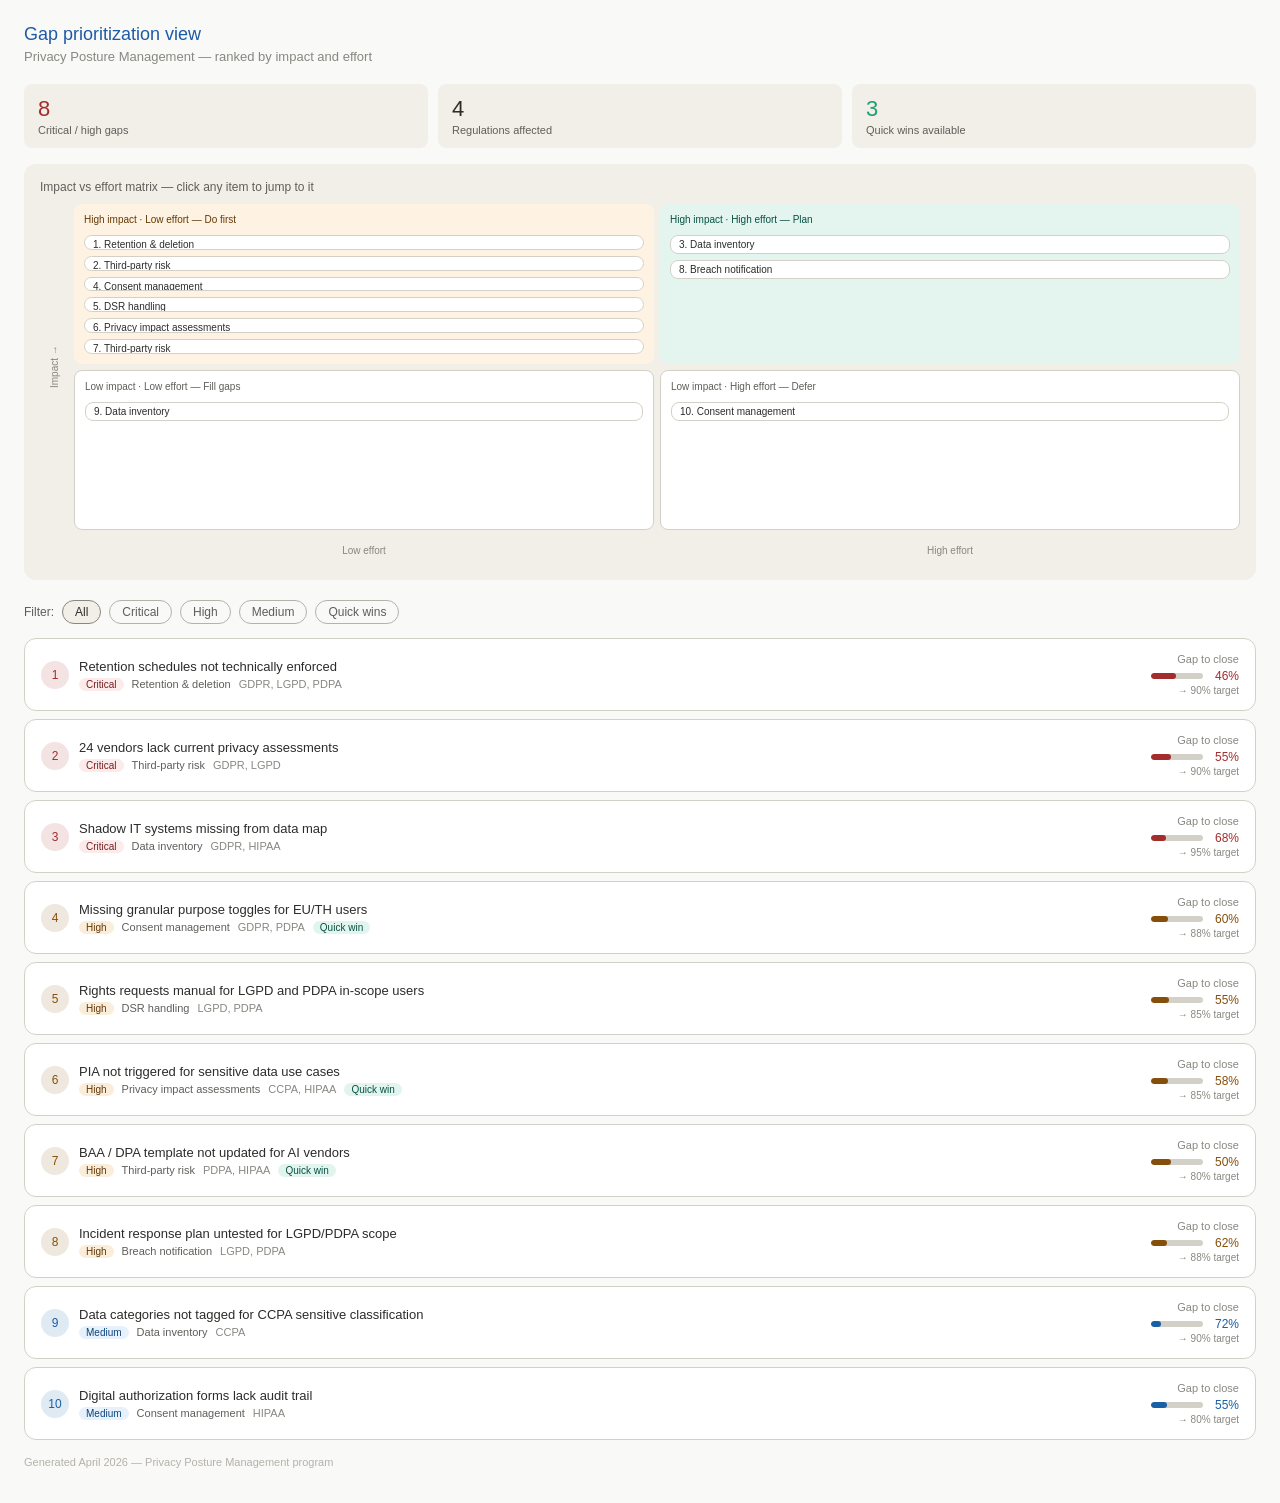
<file: prototypes/ppm_gap_prioritization.html>
<!DOCTYPE html>
<html lang="en">
<head>
<meta charset="UTF-8">
<meta name="viewport" content="width=device-width, initial-scale=1.0">
<title>PPM Gap Prioritization — Privacy Posture Management</title>
<style>
  *, *::before, *::after { box-sizing: border-box; }
  body { font-family: Arial, sans-serif; background: #f9f9f7; color: #2C2C2A; margin: 0; padding: 24px; }
  h1 { font-size: 18px; font-weight: 500; color: #1D5BA6; margin: 0 0 4px; }
  .subtitle { font-size: 13px; color: #888780; margin: 0 0 20px; }

  .summary-row { display: grid; grid-template-columns: repeat(3, minmax(0,1fr)); gap: 10px; margin-bottom: 16px; }
  .sum-card { background: #F1EFE8; border-radius: 8px; padding: 12px 14px; }
  .sum-val { font-size: 22px; font-weight: 500; color: #2C2C2A; margin: 0; }
  .sum-lbl { font-size: 11px; color: #5F5E5A; margin: 2px 0 0; }

  .matrix-wrap { background: #F1EFE8; border-radius: 12px; padding: 16px; margin-bottom: 20px; }
  .matrix-title { font-size: 12px; font-weight: 500; color: #5F5E5A; margin-bottom: 10px; }
  .matrix-grid { display: grid; grid-template-columns: 28px 1fr 1fr; grid-template-rows: 1fr 1fr 28px; gap: 6px; height: 360px; }
  .quad { border-radius: 8px; padding: 10px; display: flex; flex-direction: column; gap: 6px; overflow: hidden; }
  .quad-label { font-size: 10px; font-weight: 500; margin-bottom: 4px; }
  .quad-dot { font-size: 10px; padding: 3px 8px; border-radius: 8px; background: #fff; color: #2C2C2A; border: 0.5px solid #D3D1C7; white-space: nowrap; overflow: hidden; text-overflow: ellipsis; cursor: pointer; }
  .quad-dot:hover { background: #F1EFE8; }
  .axis-label { font-size: 10px; color: #888780; display: flex; align-items: center; justify-content: center; }
  .y-axis { writing-mode: vertical-rl; transform: rotate(180deg); }

  .controls { display: flex; gap: 8px; flex-wrap: wrap; margin-bottom: 14px; align-items: center; }
  .ctl-label { font-size: 12px; color: #5F5E5A; }
  .filter-btn { font-size: 12px; padding: 4px 12px; border-radius: 20px; border: 0.5px solid #B4B2A9; background: transparent; color: #5F5E5A; cursor: pointer; font-family: Arial, sans-serif; transition: background 0.1s; }
  .filter-btn.active { background: #F1EFE8; color: #2C2C2A; border-color: #888780; }
  .filter-btn:hover { background: #F1EFE8; }

  .pri-card { background: #fff; border: 0.5px solid #D3D1C7; border-radius: 12px; padding: 14px 16px; margin-bottom: 8px; cursor: pointer; transition: border-color 0.15s; }
  .pri-card:hover { border-color: #888780; }
  .pri-card.expanded { border-color: #B4B2A9; }
  .rank-badge { width: 28px; height: 28px; border-radius: 50%; display: flex; align-items: center; justify-content: center; font-size: 12px; font-weight: 500; flex-shrink: 0; }
  .tag { font-size: 10px; padding: 1px 7px; border-radius: 8px; font-weight: 500; }
  .tag-c  { background: #FCEBEB; color: #791F1F; }
  .tag-h  { background: #FAEEDA; color: #633806; }
  .tag-m  { background: #E6F1FB; color: #0C447C; }
  .tag-qw { background: #E1F5EE; color: #085041; }
  .bar-bg { background: #D3D1C7; border-radius: 3px; height: 6px; flex: 1; overflow: hidden; }
  .bar-fill { height: 100%; border-radius: 3px; }
  .detail { display: none; margin-top: 12px; padding-top: 12px; border-top: 0.5px solid #D3D1C7; }
  .detail.open { display: block; }
  .detail-grid { display: grid; grid-template-columns: 1fr 1fr; gap: 10px; margin-bottom: 10px; }
  .detail-cell { background: #F1EFE8; border-radius: 8px; padding: 9px 12px; }
  .detail-cell-label { font-size: 10px; color: #888780; margin: 0 0 2px; }
  .detail-cell-val { font-size: 12px; color: #2C2C2A; font-weight: 500; margin: 0; }
  .risk-box { background: #F1EFE8; border-radius: 8px; padding: 8px 12px; font-size: 12px; color: #5F5E5A; }
  .action-btn { font-size: 12px; padding: 6px 14px; border-radius: 8px; border: 0.5px solid #B4B2A9; background: transparent; color: #2C2C2A; cursor: pointer; font-family: Arial, sans-serif; margin-top: 10px; }
  .action-btn:hover { background: #F1EFE8; }
  .watermark { font-size: 11px; color: #B4B2A9; margin-top: 16px; }
</style>
</head>
<body>

<h1>Gap prioritization view</h1>
<p class="subtitle">Privacy Posture Management — ranked by impact and effort</p>

<div class="summary-row">
  <div class="sum-card">
    <p class="sum-val" style="color:#A32D2D">8</p>
    <p class="sum-lbl">Critical / high gaps</p>
  </div>
  <div class="sum-card">
    <p class="sum-val">4</p>
    <p class="sum-lbl">Regulations affected</p>
  </div>
  <div class="sum-card">
    <p class="sum-val" style="color:#1D9E75">3</p>
    <p class="sum-lbl">Quick wins available</p>
  </div>
</div>

<div class="matrix-wrap">
  <div class="matrix-title">Impact vs effort matrix — click any item to jump to it</div>
  <div class="matrix-grid">
    <div class="axis-label y-axis" style="grid-column:1;grid-row:1/3">Impact →</div>
    <div class="quad" style="grid-column:2;grid-row:1;background:#FEF3E2" id="q-hi-lo">
      <div class="quad-label" style="color:#633806">High impact · Low effort — Do first</div>
    </div>
    <div class="quad" style="grid-column:3;grid-row:1;background:#E3F5EE" id="q-hi-hi">
      <div class="quad-label" style="color:#085041">High impact · High effort — Plan</div>
    </div>
    <div class="quad" style="grid-column:2;grid-row:2;background:#fff;border:0.5px solid #D3D1C7" id="q-lo-lo">
      <div class="quad-label" style="color:#5F5E5A">Low impact · Low effort — Fill gaps</div>
    </div>
    <div class="quad" style="grid-column:3;grid-row:2;background:#fff;border:0.5px solid #D3D1C7" id="q-lo-hi">
      <div class="quad-label" style="color:#5F5E5A">Low impact · High effort — Defer</div>
    </div>
    <div class="axis-label" style="grid-column:2;grid-row:3">Low effort</div>
    <div class="axis-label" style="grid-column:3;grid-row:3">High effort</div>
  </div>
</div>

<div class="controls">
  <span class="ctl-label">Filter:</span>
  <button class="filter-btn active" data-f="all">All</button>
  <button class="filter-btn" data-f="Critical">Critical</button>
  <button class="filter-btn" data-f="High">High</button>
  <button class="filter-btn" data-f="Medium">Medium</button>
  <button class="filter-btn" data-f="quick">Quick wins</button>
</div>

<div id="gap-list"></div>

<p class="watermark">Generated April 2026 — Privacy Posture Management program</p>

<script>
const gaps = [
  { id:1,  priority:'Critical', quick:false, domain:'Retention & deletion', regulation:'GDPR, LGPD, PDPA',
    title:'Retention schedules not technically enforced',
    current:46, target:90, effort:'Medium', impact:'High', effort_weeks:'8–12 wks', owner:'Privacy + Engineering',
    risk:'Regulatory fine, data subject complaint', quad:'hi-lo',
    action:'Integrate retention engine with top 5 data systems; automate purge jobs',
    regs_affected:'GDPR Art. 5(1)(e), LGPD Art. 15, PDPA Sec. 26' },
  { id:2,  priority:'Critical', quick:false, domain:'Third-party risk', regulation:'GDPR, LGPD',
    title:'24 vendors lack current privacy assessments',
    current:55, target:90, effort:'Medium', impact:'High', effort_weeks:'6–10 wks', owner:'Privacy + Procurement',
    risk:'Processor liability, cross-border transfer exposure', quad:'hi-lo',
    action:'Triage 24 vendors by data volume; send standardized assessment questionnaire',
    regs_affected:'GDPR Art. 28, LGPD Art. 37' },
  { id:3,  priority:'Critical', quick:false, domain:'Data inventory', regulation:'GDPR, HIPAA',
    title:'Shadow IT systems missing from data map',
    current:68, target:95, effort:'High', impact:'High', effort_weeks:'12–16 wks', owner:'Privacy + IT Security',
    risk:'Unknown data exposure, incomplete DSAR fulfillment', quad:'hi-hi',
    action:'Deploy automated data discovery scan; integrate with CMDB',
    regs_affected:'GDPR Art. 30, HIPAA §164.310' },
  { id:4,  priority:'High',     quick:true,  domain:'Consent management', regulation:'GDPR, PDPA',
    title:'Missing granular purpose toggles for EU/TH users',
    current:60, target:88, effort:'Low', impact:'High', effort_weeks:'2–3 wks', owner:'Privacy + Product',
    risk:'Invalid consent, regulator enforcement', quad:'hi-lo',
    action:'Update consent banner to expose per-purpose toggles; log granular consent records',
    regs_affected:'GDPR Art. 7, PDPA Sec. 19' },
  { id:5,  priority:'High',     quick:false, domain:'DSR handling', regulation:'LGPD, PDPA',
    title:'Rights requests manual for LGPD and PDPA in-scope users',
    current:55, target:85, effort:'Medium', impact:'High', effort_weeks:'6–8 wks', owner:'Privacy + Engineering',
    risk:'Non-compliance with response deadlines', quad:'hi-lo',
    action:'Extend DSR workflow to cover LGPD/PDPA jurisdictions; configure routing rules',
    regs_affected:'LGPD Arts. 17–22, PDPA Sec. 30–32' },
  { id:6,  priority:'High',     quick:true,  domain:'Privacy impact assessments', regulation:'CCPA, HIPAA',
    title:'PIA not triggered for sensitive data use cases',
    current:58, target:85, effort:'Low', impact:'High', effort_weeks:'1–2 wks', owner:'Privacy team',
    risk:'Unreviewed high-risk processing, audit finding', quad:'hi-lo',
    action:'Update intake questionnaire to auto-trigger PIA for sensitive data categories',
    regs_affected:'CCPA sensitive data provisions, HIPAA risk analysis' },
  { id:7,  priority:'High',     quick:true,  domain:'Third-party risk', regulation:'PDPA, HIPAA',
    title:'BAA / DPA template not updated for AI vendors',
    current:50, target:80, effort:'Low', impact:'Medium', effort_weeks:'2–3 wks', owner:'Legal + Privacy',
    risk:'Contractual gap, processor accountability', quad:'hi-lo',
    action:'Update standard DPA/BAA template to include AI sub-processor provisions',
    regs_affected:'HIPAA BAA rules, GDPR Art. 28(3)' },
  { id:8,  priority:'High',     quick:false, domain:'Breach notification', regulation:'LGPD, PDPA',
    title:'Incident response plan untested for LGPD/PDPA scope',
    current:62, target:88, effort:'Medium', impact:'Medium', effort_weeks:'4–6 wks', owner:'Privacy + InfoSec',
    risk:'Delayed notification, regulatory penalty', quad:'hi-hi',
    action:'Run tabletop exercise scoped to LGPD/PDPA; update runbook with local DPA contacts',
    regs_affected:'LGPD Art. 48, PDPA Sec. 40' },
  { id:9,  priority:'Medium',   quick:false, domain:'Data inventory', regulation:'CCPA',
    title:'Data categories not tagged for CCPA sensitive classification',
    current:72, target:90, effort:'Low', impact:'Medium', effort_weeks:'1–2 wks', owner:'Privacy team',
    risk:'Missed opt-out obligations for sensitive categories', quad:'lo-lo',
    action:'Apply CPRA sensitive category tags in data inventory for CA-scoped systems',
    regs_affected:'CCPA/CPRA sensitive personal information rules' },
  { id:10, priority:'Medium',   quick:false, domain:'Consent management', regulation:'HIPAA',
    title:'Digital authorization forms lack audit trail',
    current:55, target:80, effort:'High', impact:'Medium', effort_weeks:'10–14 wks', owner:'Engineering + Compliance',
    risk:'Audit finding, authorization validity challenge', quad:'lo-hi',
    action:'Implement timestamped consent log in EHR integration layer',
    regs_affected:'HIPAA §164.508 authorization requirements' },
];

const priorityColor = { Critical:'#A32D2D', High:'#854F0B', Medium:'#185FA5' };
const tagClass      = { Critical:'tag-c',   High:'tag-h',   Medium:'tag-m'   };

let activeFilter = 'all';

document.querySelectorAll('.filter-btn').forEach(btn => {
  btn.addEventListener('click', () => {
    activeFilter = btn.dataset.f;
    document.querySelectorAll('.filter-btn').forEach(b => b.classList.remove('active'));
    btn.classList.add('active');
    renderList();
  });
});

function buildMatrix() {
  const quadMap = { 'hi-lo':'q-hi-lo', 'hi-hi':'q-hi-hi', 'lo-lo':'q-lo-lo', 'lo-hi':'q-lo-hi' };
  Object.values(quadMap).forEach(qid => {
    const q = document.getElementById(qid);
    const lbl = q.querySelector('.quad-label');
    q.innerHTML = '';
    q.appendChild(lbl);
  });
  gaps.forEach(g => {
    const qid = quadMap[g.quad];
    if (!qid) return;
    const q = document.getElementById(qid);
    const dot = document.createElement('div');
    dot.className = 'quad-dot';
    dot.textContent = g.id + '. ' + g.domain;
    dot.onclick = () => {
      activeFilter = 'all';
      document.querySelectorAll('.filter-btn').forEach(b => b.classList.remove('active'));
      document.querySelector('.filter-btn[data-f="all"]').classList.add('active');
      renderList();
      setTimeout(() => {
        const card = document.getElementById('card-' + g.id);
        if (card) {
          card.scrollIntoView({ behavior:'smooth', block:'center' });
          card.classList.add('expanded');
          card.querySelector('.detail').classList.add('open');
        }
      }, 50);
    };
    q.appendChild(dot);
  });
}

function renderList() {
  const list = document.getElementById('gap-list');
  list.innerHTML = '';
  const filtered = gaps.filter(g => {
    if (activeFilter === 'all') return true;
    if (activeFilter === 'quick') return g.quick;
    return g.priority === activeFilter;
  });

  filtered.forEach(g => {
    const pct = Math.round(((g.target - g.current) / g.target) * 100);
    const card = document.createElement('div');
    card.className = 'pri-card';
    card.id = 'card-' + g.id;

    card.innerHTML = `
      <div style="display:flex;align-items:center;gap:10px">
        <div class="rank-badge" style="background:${priorityColor[g.priority]}22;color:${priorityColor[g.priority]}">${g.id}</div>
        <div style="flex:1;min-width:0">
          <div style="display:flex;align-items:center;gap:8px;flex-wrap:wrap;margin-bottom:4px">
            <span style="font-size:13px;font-weight:500;color:#2C2C2A">${g.title}</span>
          </div>
          <div style="display:flex;align-items:center;gap:8px;flex-wrap:wrap">
            <span class="tag ${tagClass[g.priority]}">${g.priority}</span>
            <span style="font-size:11px;color:#5F5E5A">${g.domain}</span>
            <span style="font-size:11px;color:#888780">${g.regulation}</span>
            ${g.quick ? '<span class="tag tag-qw">Quick win</span>' : ''}
          </div>
        </div>
        <div style="text-align:right;flex-shrink:0;min-width:88px">
          <div style="font-size:11px;color:#888780;margin-bottom:4px">Gap to close</div>
          <div style="display:flex;align-items:center;gap:6px">
            <div class="bar-bg"><div class="bar-fill" style="width:${pct}%;background:${priorityColor[g.priority]}"></div></div>
            <span style="font-size:12px;font-weight:500;color:${priorityColor[g.priority]};min-width:30px">${g.current}%</span>
          </div>
          <div style="font-size:10px;color:#888780;margin-top:2px">→ ${g.target}% target</div>
        </div>
      </div>
      <div class="detail" id="detail-${g.id}">
        <div class="detail-grid">
          <div class="detail-cell"><p class="detail-cell-label">Recommended action</p><p class="detail-cell-val" style="font-weight:400;font-size:12px">${g.action}</p></div>
          <div class="detail-cell"><p class="detail-cell-label">Regulations addressed</p><p class="detail-cell-val" style="font-weight:400;font-size:12px">${g.regs_affected}</p></div>
          <div class="detail-cell"><p class="detail-cell-label">Owner</p><p class="detail-cell-val">${g.owner}</p></div>
          <div class="detail-cell"><p class="detail-cell-label">Estimated effort</p><p class="detail-cell-val">${g.effort_weeks}</p></div>
        </div>
        <div class="risk-box"><span style="font-weight:500;color:#2C2C2A">Risk if unaddressed: </span>${g.risk}</div>
      </div>
    `;

    card.addEventListener('click', () => {
      const detail = card.querySelector('.detail');
      detail.classList.toggle('open');
      card.classList.toggle('expanded');
    });

    list.appendChild(card);
  });
}

buildMatrix();
renderList();
</script>
</body>
</html>
</file>
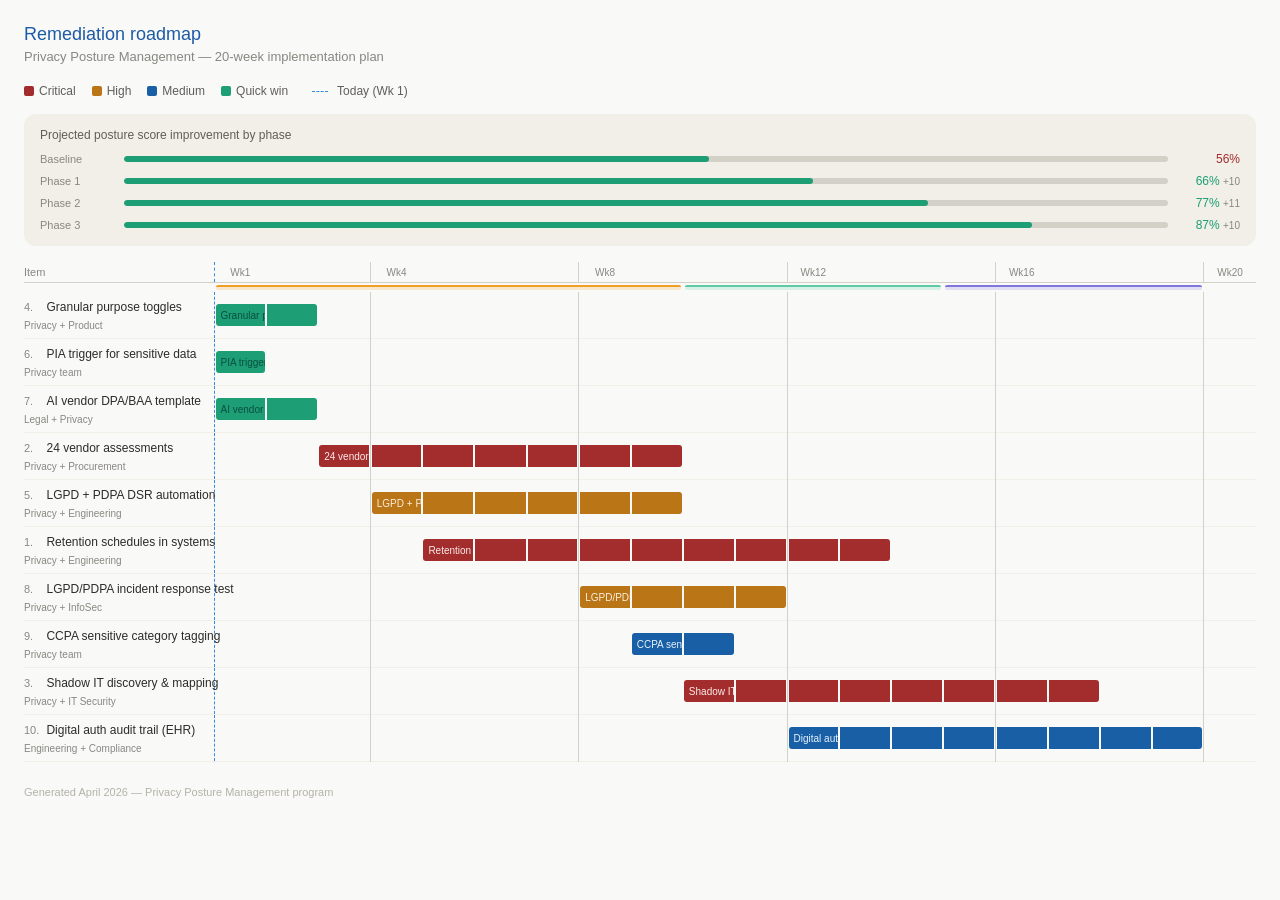
<file: prototypes/ppm_remediation_roadmap.html>
<!DOCTYPE html>
<html lang="en">
<head>
<meta charset="UTF-8">
<meta name="viewport" content="width=device-width, initial-scale=1.0">
<title>PPM Remediation Roadmap — Privacy Posture Management</title>
<style>
  *, *::before, *::after { box-sizing: border-box; }
  body { font-family: Arial, sans-serif; background: #f9f9f7; color: #2C2C2A; margin: 0; padding: 24px; }
  h1 { font-size: 18px; font-weight: 500; color: #1D5BA6; margin: 0 0 4px; }
  .subtitle { font-size: 13px; color: #888780; margin: 0 0 20px; }

  .legend-row { display: flex; gap: 16px; flex-wrap: wrap; margin-bottom: 16px; align-items: center; font-size: 12px; color: #5F5E5A; }
  .leg { display: flex; align-items: center; gap: 5px; }
  .leg-sq { width: 10px; height: 10px; border-radius: 2px; flex-shrink: 0; }

  .posture-section { background: #F1EFE8; border-radius: 12px; padding: 14px 16px; margin-bottom: 16px; }
  .posture-title { font-size: 12px; font-weight: 500; color: #5F5E5A; margin-bottom: 10px; }
  .posture-phase { display: flex; align-items: center; gap: 12px; margin-bottom: 8px; }
  .posture-phase:last-child { margin-bottom: 0; }
  .phase-lbl { font-size: 11px; color: #888780; width: 72px; flex-shrink: 0; }
  .score-track { height: 6px; border-radius: 3px; background: #D3D1C7; flex: 1; overflow: hidden; }
  .score-fill { height: 100%; border-radius: 3px; background: #1D9E75; }
  .score-val { font-size: 12px; font-weight: 500; width: 60px; text-align: right; }

  .gantt-wrap { overflow-x: auto; padding-bottom: 8px; margin-bottom: 16px; }
  .gantt-table { border-collapse: collapse; min-width: 700px; width: 100%; table-layout: fixed; }
  .gantt-table th { font-size: 10px; font-weight: 500; color: #888780; padding: 4px 3px; text-align: center; border-bottom: 0.5px solid #D3D1C7; }
  .gantt-table td { padding: 3px 0; vertical-align: middle; }
  .row-meta { padding: 5px 10px 5px 0 !important; white-space: nowrap; vertical-align: middle; cursor: pointer; }
  .row-meta:hover .row-title { color: #1D5BA6; }
  .row-num { font-size: 11px; color: #888780; width: 18px; display: inline-block; }
  .row-title { font-size: 12px; color: #2C2C2A; transition: color 0.15s; }
  .row-owner { font-size: 10px; color: #888780; margin-top: 1px; }
  .bar-cell { padding: 3px 1px !important; }
  .gantt-bar { height: 22px; border-radius: 3px; display: flex; align-items: center; padding: 0 5px; font-size: 10px; font-weight: 500; white-space: nowrap; overflow: hidden; cursor: pointer; transition: opacity 0.15s; }
  .gantt-bar:hover { opacity: 0.75; }

  .detail-panel { background: #fff; border: 0.5px solid #B4B2A9; border-radius: 12px; padding: 16px; margin-top: 4px; display: none; }
  .detail-panel.open { display: block; }
  .dp-header { display: flex; align-items: center; gap: 8px; margin-bottom: 10px; flex-wrap: wrap; }
  .dp-num { font-size: 11px; color: #888780; }
  .dp-title { font-size: 14px; font-weight: 500; color: #2C2C2A; }
  .dp-grid { display: grid; grid-template-columns: 1fr 1fr; gap: 10px; margin-bottom: 10px; }
  .dp-cell { background: #F1EFE8; border-radius: 8px; padding: 9px 12px; }
  .dp-lbl { font-size: 10px; color: #888780; margin: 0 0 3px; }
  .dp-val { font-size: 12px; color: #2C2C2A; font-weight: 500; margin: 0; }
  .dp-risk { background: #F1EFE8; border-radius: 8px; padding: 9px 12px; font-size: 12px; color: #5F5E5A; margin-bottom: 10px; }
  .tag { font-size: 10px; padding: 2px 7px; border-radius: 8px; font-weight: 500; }
  .tag-c  { background: #FCEBEB; color: #791F1F; }
  .tag-h  { background: #FAEEDA; color: #633806; }
  .tag-m  { background: #E6F1FB; color: #0C447C; }
  .tag-qw { background: #E1F5EE; color: #085041; }
  .action-btn { font-size: 12px; padding: 6px 14px; border-radius: 8px; border: 0.5px solid #B4B2A9; background: transparent; color: #2C2C2A; cursor: pointer; font-family: Arial, sans-serif; margin-right: 8px; }
  .action-btn:hover { background: #F1EFE8; }

  .watermark { font-size: 11px; color: #B4B2A9; margin-top: 16px; }
</style>
</head>
<body>

<h1>Remediation roadmap</h1>
<p class="subtitle">Privacy Posture Management — 20-week implementation plan</p>

<div class="legend-row">
  <span class="leg"><span class="leg-sq" style="background:#A32D2D"></span>Critical</span>
  <span class="leg"><span class="leg-sq" style="background:#BA7517"></span>High</span>
  <span class="leg"><span class="leg-sq" style="background:#185FA5"></span>Medium</span>
  <span class="leg"><span class="leg-sq" style="background:#1D9E75"></span>Quick win</span>
  <span class="leg" style="margin-left:8px">
    <span style="display:inline-block;width:16px;border-top:1.5px dashed #378ADD;vertical-align:middle"></span>
    <span style="margin-left:4px">Today (Wk 1)</span>
  </span>
</div>

<div class="posture-section">
  <div class="posture-title">Projected posture score improvement by phase</div>
  <div class="posture-phase">
    <span class="phase-lbl">Baseline</span>
    <div class="score-track"><div class="score-fill" style="width:56%"></div></div>
    <span class="score-val" style="color:#A32D2D">56%</span>
  </div>
  <div class="posture-phase">
    <span class="phase-lbl">Phase 1</span>
    <div class="score-track"><div class="score-fill" style="width:66%"></div></div>
    <span class="score-val" style="color:#1D9E75">66% <span style="font-size:10px;color:#888780">+10</span></span>
  </div>
  <div class="posture-phase">
    <span class="phase-lbl">Phase 2</span>
    <div class="score-track"><div class="score-fill" style="width:77%"></div></div>
    <span class="score-val" style="color:#1D9E75">77% <span style="font-size:10px;color:#888780">+11</span></span>
  </div>
  <div class="posture-phase">
    <span class="phase-lbl">Phase 3</span>
    <div class="score-track"><div class="score-fill" style="width:87%"></div></div>
    <span class="score-val" style="color:#1D9E75">87% <span style="font-size:10px;color:#888780">+10</span></span>
  </div>
</div>

<div class="gantt-wrap">
  <table class="gantt-table" id="gantt"></table>
</div>

<div class="detail-panel" id="detail-panel">
  <div class="dp-header">
    <span class="dp-num" id="dp-num"></span>
    <span class="dp-title" id="dp-title"></span>
    <span class="tag" id="dp-tag"></span>
    <span class="tag tag-qw" id="dp-qw" style="display:none">Quick win</span>
  </div>
  <div class="dp-grid">
    <div class="dp-cell"><p class="dp-lbl">Domain</p><p class="dp-val" id="dp-domain"></p></div>
    <div class="dp-cell"><p class="dp-lbl">Owner</p><p class="dp-val" id="dp-owner"></p></div>
    <div class="dp-cell"><p class="dp-lbl">Timeline</p><p class="dp-val" id="dp-timeline"></p></div>
    <div class="dp-cell"><p class="dp-lbl">Regulations</p><p class="dp-val" id="dp-regs" style="font-weight:400;font-size:11px"></p></div>
  </div>
  <div class="dp-risk"><strong style="color:#2C2C2A">Recommended action: </strong><span id="dp-action"></span></div>
  <div class="dp-risk" style="margin-bottom:0"><strong style="color:#2C2C2A">Risk if unaddressed: </strong><span id="dp-risk"></span></div>
</div>

<p class="watermark">Generated April 2026 — Privacy Posture Management program</p>

<script>
const TOTAL_WEEKS = 20;

const items = [
  { id:4,  priority:'High',     quick:true,  domain:'Consent mgmt',        title:'Granular purpose toggles',           owner:'Privacy + Product',       start:1,  end:3,  color:'#1D9E75', textColor:'#085041', phase:1, regs:'GDPR Art. 7, PDPA Sec. 19',            action:'Update consent banner; log granular consent records',                       risk:'Invalid consent, regulator enforcement' },
  { id:6,  priority:'High',     quick:true,  domain:'Privacy impact',       title:'PIA trigger for sensitive data',     owner:'Privacy team',            start:1,  end:2,  color:'#1D9E75', textColor:'#085041', phase:1, regs:'CCPA sensitive data, HIPAA risk analysis', action:'Auto-trigger PIA for sensitive data categories',                          risk:'Unreviewed high-risk processing, audit finding' },
  { id:7,  priority:'High',     quick:true,  domain:'Third-party risk',     title:'AI vendor DPA/BAA template',         owner:'Legal + Privacy',         start:1,  end:3,  color:'#1D9E75', textColor:'#085041', phase:1, regs:'HIPAA BAA rules, GDPR Art. 28(3)',       action:'Update DPA/BAA template for AI sub-processors',                            risk:'Contractual gap, processor accountability' },
  { id:2,  priority:'Critical', quick:false, domain:'Third-party risk',     title:'24 vendor assessments',              owner:'Privacy + Procurement',   start:3,  end:10, color:'#A32D2D', textColor:'#FCEBEB', phase:1, regs:'GDPR Art. 28, LGPD Art. 37',            action:'Triage & send assessments to 24 vendors by data volume',                   risk:'Processor liability, cross-border transfer exposure' },
  { id:5,  priority:'High',     quick:false, domain:'DSR handling',         title:'LGPD + PDPA DSR automation',         owner:'Privacy + Engineering',   start:4,  end:10, color:'#BA7517', textColor:'#FAEEDA', phase:1, regs:'LGPD Arts. 17–22, PDPA Sec. 30–32',    action:'Extend DSR workflow to LGPD/PDPA jurisdictions',                           risk:'Non-compliance with response deadlines' },
  { id:1,  priority:'Critical', quick:false, domain:'Retention & deletion', title:'Retention schedules in systems',     owner:'Privacy + Engineering',   start:5,  end:14, color:'#A32D2D', textColor:'#FCEBEB', phase:2, regs:'GDPR Art. 5(1)(e), LGPD Art. 15, PDPA Sec. 26', action:'Integrate retention engine with top 5 data systems; automate purge jobs', risk:'Regulatory fine, data subject complaint' },
  { id:8,  priority:'High',     quick:false, domain:'Breach notification',  title:'LGPD/PDPA incident response test',   owner:'Privacy + InfoSec',       start:8,  end:12, color:'#BA7517', textColor:'#FAEEDA', phase:2, regs:'LGPD Art. 48, PDPA Sec. 40',           action:'Run tabletop exercise; update runbook with local DPA contacts',            risk:'Delayed notification, regulatory penalty' },
  { id:9,  priority:'Medium',   quick:false, domain:'Data inventory',       title:'CCPA sensitive category tagging',    owner:'Privacy team',            start:9,  end:11, color:'#185FA5', textColor:'#E6F1FB', phase:2, regs:'CCPA/CPRA sensitive personal information', action:'Apply CPRA sensitive category tags in data inventory',                  risk:'Missed opt-out obligations for sensitive categories' },
  { id:3,  priority:'Critical', quick:false, domain:'Data inventory',       title:'Shadow IT discovery & mapping',      owner:'Privacy + IT Security',   start:10, end:18, color:'#A32D2D', textColor:'#FCEBEB', phase:3, regs:'GDPR Art. 30, HIPAA §164.310',          action:'Deploy automated data discovery scan; integrate with CMDB',                risk:'Unknown data exposure, incomplete DSAR fulfillment' },
  { id:10, priority:'Medium',   quick:false, domain:'Consent mgmt',         title:'Digital auth audit trail (EHR)',     owner:'Engineering + Compliance',start:12, end:20, color:'#185FA5', textColor:'#E6F1FB', phase:3, regs:'HIPAA §164.508 authorization requirements', action:'Implement timestamped consent log in EHR integration layer',             risk:'Audit finding, authorization validity challenge' },
];

const phases = [
  { label:'Phase 1 — Quick wins + critical triage', start:1,  end:10, color:'#EF9F27' },
  { label:'Phase 2 — Core controls',                start:10, end:15, color:'#5DCAA5' },
  { label:'Phase 3 — Deep infrastructure',          start:15, end:20, color:'#7F77DD' },
];

const tagClass = { Critical:'tag-c', High:'tag-h', Medium:'tag-m' };
const monthBoundaries = [4, 8, 12, 16, 20];

function buildGantt() {
  const table = document.getElementById('gantt');
  table.innerHTML = '';

  const metaW = 190;
  const colPct = ((100) - 0) / TOTAL_WEEKS;

  let headerHTML = `<thead><tr><th style="width:${metaW}px;text-align:left;padding-left:0;font-size:11px;color:#888780">Item</th>`;
  for (let w = 1; w <= TOTAL_WEEKS; w++) {
    const isMo = monthBoundaries.includes(w);
    headerHTML += `<th style="font-size:10px;${isMo ? 'border-left:0.5px solid #D3D1C7;' : ''}${w===1 ? 'border-left:1.5px dashed #378ADD;' : ''}">${isMo || w===1 ? 'Wk'+w : ''}</th>`;
  }
  headerHTML += '</tr>';

  let phaseRow = `<tr><td style="padding:2px 0"></td>`;
  phases.forEach(ph => {
    phaseRow += `<td colspan="${ph.end - ph.start}" style="padding:2px 2px"><div style="background:${ph.color}33;border-top:2px solid ${ph.color};border-radius:2px;height:5px"></div></td>`;
  });
  phaseRow += '</tr></thead>';
  headerHTML += phaseRow;
  table.innerHTML = headerHTML;

  const tbody = document.createElement('tbody');
  items.forEach(item => {
    const tr = document.createElement('tr');
    tr.style.borderBottom = '0.5px solid #F1EFE8';

    let rowHTML = `<td class="row-meta" onclick="showDetail(${item.id})">
      <span class="row-num">${item.id}.</span>
      <span class="row-title">${item.title}</span><br>
      <span class="row-owner">${item.owner}</span>
    </td>`;

    for (let w = 1; w <= TOTAL_WEEKS; w++) {
      const inBar  = w >= item.start && w < item.end;
      const isStart = w === item.start;
      const isEnd   = w === item.end - 1;
      const isMo   = monthBoundaries.includes(w);
      const isToday = w === 1;

      const borderL = isToday ? 'border-left:1.5px dashed #378ADD;' : isMo ? 'border-left:0.5px solid #D3D1C7;' : '';
      const br = `border-radius:${isStart?'3px':'0'} ${isEnd?'3px':'0'} ${isEnd?'3px':'0'} ${isStart?'3px':'0'}`;

      if (inBar) {
        const lbl = isStart ? (item.title.length > 13 ? item.title.slice(0,12)+'…' : item.title) : '';
        rowHTML += `<td class="bar-cell" style="${borderL}">
          <div class="gantt-bar" style="background:${item.color};${br};color:${item.textColor}" onclick="showDetail(${item.id})">${lbl}</div>
        </td>`;
      } else {
        rowHTML += `<td class="bar-cell" style="${borderL}"><div style="height:22px"></div></td>`;
      }
    }

    tr.innerHTML = rowHTML;
    tbody.appendChild(tr);
  });
  table.appendChild(tbody);
}

function showDetail(id) {
  const item = items.find(i => i.id === id);
  if (!item) return;
  const panel = document.getElementById('detail-panel');
  const tagEl  = document.getElementById('dp-tag');
  tagEl.textContent = item.priority;
  tagEl.className   = 'tag ' + tagClass[item.priority];
  document.getElementById('dp-num').textContent     = '#' + item.id;
  document.getElementById('dp-title').textContent   = item.title;
  document.getElementById('dp-domain').textContent  = item.domain;
  document.getElementById('dp-owner').textContent   = item.owner;
  document.getElementById('dp-timeline').textContent = 'Weeks ' + item.start + '–' + item.end;
  document.getElementById('dp-regs').textContent    = item.regs;
  document.getElementById('dp-action').textContent  = item.action;
  document.getElementById('dp-risk').textContent    = item.risk;
  document.getElementById('dp-qw').style.display    = item.quick ? 'inline-block' : 'none';
  panel.classList.add('open');
  panel.scrollIntoView({ behavior:'smooth', block:'nearest' });
}

buildGantt();
</script>
</body>
</html>
</file>
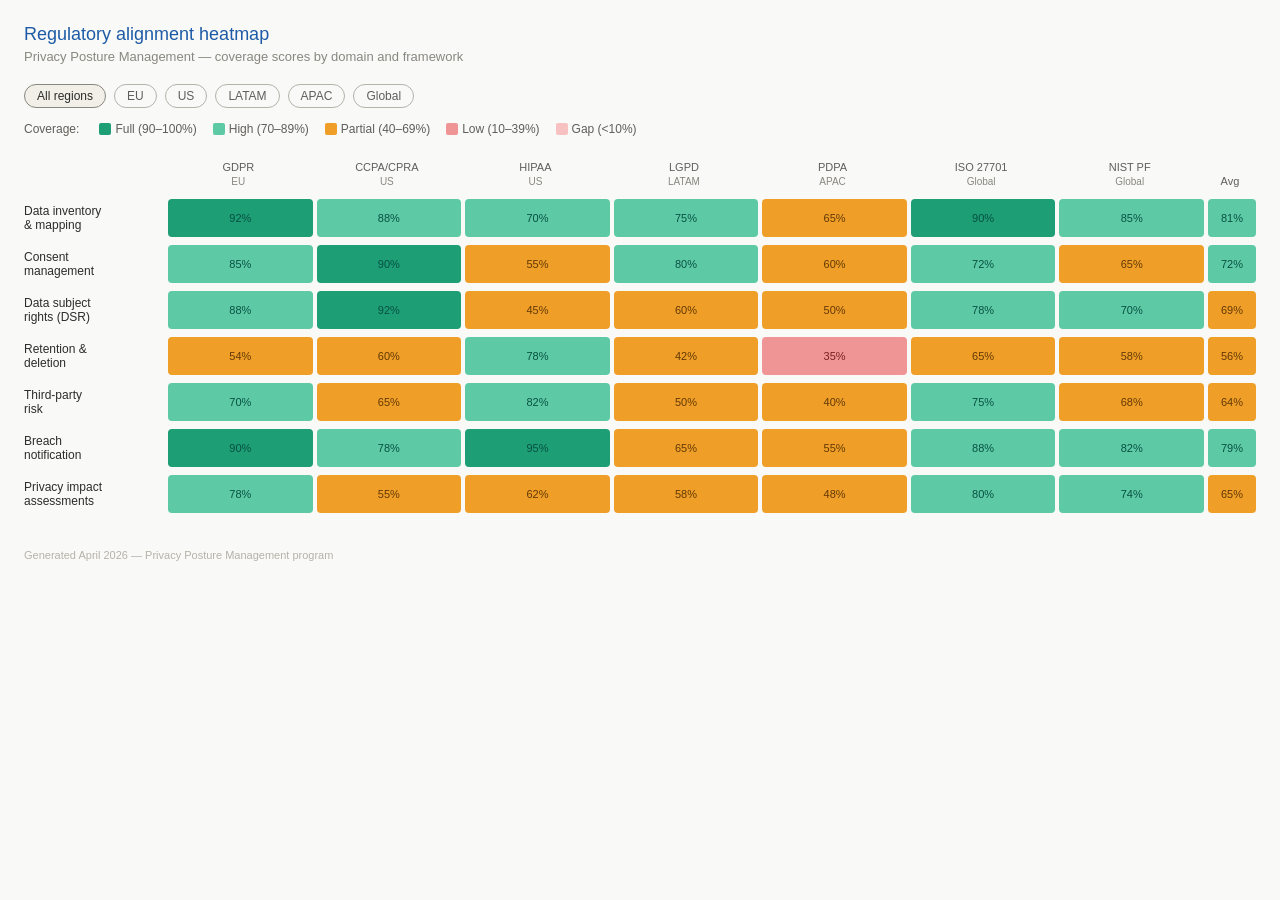
<file: prototypes/regulatory_alignment_heatmap.html>
<!DOCTYPE html>
<html lang="en">
<head>
<meta charset="UTF-8">
<meta name="viewport" content="width=device-width, initial-scale=1.0">
<title>Regulatory Alignment Heatmap — Privacy Posture Management</title>
<style>
  *, *::before, *::after { box-sizing: border-box; }
  body { font-family: Arial, sans-serif; background: #f9f9f7; color: #2C2C2A; margin: 0; padding: 24px; }
  h1 { font-size: 18px; font-weight: 500; color: #1D5BA6; margin: 0 0 4px; }
  .subtitle { font-size: 13px; color: #888780; margin: 0 0 20px; }
  .hm-wrap { overflow-x: auto; padding: 4px 0 16px; }
  table { border-collapse: collapse; width: 100%; table-layout: fixed; min-width: 580px; }
  th, td { padding: 0; }
  .col-label { font-size: 11px; font-weight: 500; color: #5F5E5A; text-align: center; padding: 6px 4px; line-height: 1.3; vertical-align: bottom; }
  .row-label { font-size: 12px; color: #2C2C2A; padding: 4px 10px 4px 0; white-space: nowrap; vertical-align: middle; }
  .cell { width: 100%; height: 38px; border-radius: 4px; cursor: pointer; transition: opacity 0.15s; display: flex; align-items: center; justify-content: center; font-size: 11px; font-weight: 500; margin: 2px; }
  .cell:hover { opacity: 0.78; }
  td.cell-td { padding: 2px; }
  .score-full  { background: #1D9E75; color: #085041; }
  .score-high  { background: #5DCAA5; color: #085041; }
  .score-mid   { background: #EF9F27; color: #633806; }
  .score-low   { background: #F09595; color: #791F1F; }
  .score-none  { background: #F7C1C1; color: #791F1F; }
  .legend { display: flex; gap: 16px; flex-wrap: wrap; margin-bottom: 14px; font-size: 12px; color: #5F5E5A; align-items: center; }
  .leg-swatch { width: 12px; height: 12px; border-radius: 2px; flex-shrink: 0; }
  .tooltip { position: fixed; background: #fff; border: 0.5px solid #B4B2A9; border-radius: 8px; padding: 10px 14px; font-size: 12px; color: #2C2C2A; pointer-events: none; max-width: 260px; line-height: 1.5; z-index: 100; display: none; box-shadow: 0 2px 8px rgba(0,0,0,0.08); }
  .filter-row { display: flex; gap: 8px; flex-wrap: wrap; margin-bottom: 14px; }
  .filter-btn { font-size: 12px; padding: 4px 12px; border-radius: 20px; border: 0.5px solid #B4B2A9; background: transparent; color: #5F5E5A; cursor: pointer; transition: background 0.1s; font-family: Arial, sans-serif; }
  .filter-btn.active { background: #F1EFE8; color: #2C2C2A; border-color: #888780; }
  .filter-btn:hover { background: #F1EFE8; }
  .watermark { font-size: 11px; color: #B4B2A9; margin-top: 16px; }
</style>
</head>
<body>

<h1>Regulatory alignment heatmap</h1>
<p class="subtitle">Privacy Posture Management — coverage scores by domain and framework</p>

<div class="tooltip" id="tip"></div>

<div class="filter-row" id="filter-row"></div>

<div class="legend">
  <span style="font-size: 12px; color: #5F5E5A; margin-right: 4px;">Coverage:</span>
  <span style="display:flex;align-items:center;gap:4px"><span class="leg-swatch" style="background:#1D9E75"></span>Full (90–100%)</span>
  <span style="display:flex;align-items:center;gap:4px"><span class="leg-swatch" style="background:#5DCAA5"></span>High (70–89%)</span>
  <span style="display:flex;align-items:center;gap:4px"><span class="leg-swatch" style="background:#EF9F27"></span>Partial (40–69%)</span>
  <span style="display:flex;align-items:center;gap:4px"><span class="leg-swatch" style="background:#F09595"></span>Low (10–39%)</span>
  <span style="display:flex;align-items:center;gap:4px"><span class="leg-swatch" style="background:#F7C1C1"></span>Gap (&lt;10%)</span>
</div>

<div class="hm-wrap">
  <table id="heatmap"></table>
</div>

<p class="watermark">Generated April 2026 — Privacy Posture Management program</p>

<script>
const regs = [
  { id: 'gdpr',  label: 'GDPR',      region: 'EU'     },
  { id: 'ccpa',  label: 'CCPA/CPRA', region: 'US'     },
  { id: 'hipaa', label: 'HIPAA',     region: 'US'     },
  { id: 'lgpd',  label: 'LGPD',      region: 'LATAM'  },
  { id: 'pdpa',  label: 'PDPA',      region: 'APAC'   },
  { id: 'iso',   label: 'ISO 27701', region: 'Global' },
  { id: 'nist',  label: 'NIST PF',   region: 'Global' },
];

const domains = [
  { id: 'inventory', label: 'Data inventory\n& mapping',
    scores: { gdpr:92, ccpa:88, hipaa:70, lgpd:75, pdpa:65, iso:90, nist:85 },
    notes: { gdpr:'Art. 30 records of processing — strong coverage', ccpa:'Data inventory supports consumer rights', hipaa:'PHI systems mapped, some gaps in shadow IT', lgpd:'Art. 37 controller obligations partially met', pdpa:'Data mapping underway, 65% complete', iso:'Annex A control 8.1 well-documented', nist:'Identify function well-supported' } },
  { id: 'consent', label: 'Consent\nmanagement',
    scores: { gdpr:85, ccpa:90, hipaa:55, lgpd:80, pdpa:60, iso:72, nist:65 },
    notes: { gdpr:'Consent banners deployed, granular purposes in progress', ccpa:'Opt-out flows implemented, CPRA updates done', hipaa:'Authorization forms present, digital gap', lgpd:'Consent records captured for most channels', pdpa:'Opt-in model partially implemented', iso:'Privacy notice controls documented', nist:'Consent aligns with Govern function' } },
  { id: 'dsr', label: 'Data subject\nrights (DSR)',
    scores: { gdpr:88, ccpa:92, hipaa:45, lgpd:60, pdpa:50, iso:78, nist:70 },
    notes: { gdpr:'DSAR workflow automated, 96% on-time', ccpa:'Consumer requests handled, CPRA timing met', hipaa:'Access requests manual, no deletion right', lgpd:'Arts. 17–22 rights partially automated', pdpa:'Right of access implemented, others pending', iso:'Subject access process documented', nist:'Respond function partially addressed' } },
  { id: 'retention', label: 'Retention &\ndeletion',
    scores: { gdpr:54, ccpa:60, hipaa:78, lgpd:42, pdpa:35, iso:65, nist:58 },
    notes: { gdpr:'Schedules defined but only 54% enforced in systems', ccpa:'Deletion processes defined, technical enforcement gaps', hipaa:'6-year retention rule enforced in EHR, others lag', lgpd:'Retention policies documented, enforcement weak', pdpa:'Retention schedules not yet technically enforced', iso:'Control 8.10 partially implemented', nist:'Protect function has enforcement gaps' } },
  { id: 'vendor', label: 'Third-party\nrisk',
    scores: { gdpr:70, ccpa:65, hipaa:82, lgpd:50, pdpa:40, iso:75, nist:68 },
    notes: { gdpr:'DPAs in place for 70% of processors', ccpa:'Service provider agreements updated for CPRA', hipaa:'BAAs in place for most vendors', lgpd:'Third-party risk assessments incomplete', pdpa:'Vendor assessments at 40%', iso:'Supplier relationships documented', nist:'Vendor risk integrated into Govern function' } },
  { id: 'breach', label: 'Breach\nnotification',
    scores: { gdpr:90, ccpa:78, hipaa:95, lgpd:65, pdpa:55, iso:88, nist:82 },
    notes: { gdpr:'72-hour notification process fully operational', ccpa:'Breach response plan current', hipaa:'HIPAA breach rule fully implemented', lgpd:'Notification process defined, untested', pdpa:'Incident response plan in draft', iso:'Incident management integrated', nist:'Respond function well-covered' } },
  { id: 'pia', label: 'Privacy impact\nassessments',
    scores: { gdpr:78, ccpa:55, hipaa:62, lgpd:58, pdpa:48, iso:80, nist:74 },
    notes: { gdpr:'DPIAs triggered for high-risk processing', ccpa:'Risk assessments required for sensitive data uses', hipaa:'Security risk analysis present, privacy PIA partial', lgpd:'Art. 38 PIA process defined, 58% complete', pdpa:'DPIA required for sensitive data, partially implemented', iso:'Privacy impact assessment process documented', nist:'Identify function supported by PIA workflow' } },
];

function scoreClass(s) {
  if (s >= 90) return 'score-full';
  if (s >= 70) return 'score-high';
  if (s >= 40) return 'score-mid';
  if (s >= 10) return 'score-low';
  return 'score-none';
}

function avgScore(domain, filter) {
  const ids = filter === 'all' ? regs.map(r => r.id) : regs.filter(r => r.region === filter).map(r => r.id);
  if (!ids.length) return 0;
  return Math.round(ids.reduce((s, id) => s + (domain.scores[id] || 0), 0) / ids.length);
}

let activeFilter = 'all';
const filters = ['all', 'EU', 'US', 'LATAM', 'APAC', 'Global'];
const filterRow = document.getElementById('filter-row');
filters.forEach(f => {
  const btn = document.createElement('button');
  btn.className = 'filter-btn' + (f === 'all' ? ' active' : '');
  btn.textContent = f === 'all' ? 'All regions' : f;
  btn.onclick = () => {
    activeFilter = f;
    document.querySelectorAll('.filter-btn').forEach(b => b.classList.remove('active'));
    btn.classList.add('active');
    render();
  };
  filterRow.appendChild(btn);
});

const tip = document.getElementById('tip');

function render() {
  const visRegs = activeFilter === 'all' ? regs : regs.filter(r => r.region === activeFilter);
  const table = document.getElementById('heatmap');
  table.innerHTML = '';

  let thead = '<thead><tr><th style="width:140px"></th>';
  visRegs.forEach(r => {
    thead += `<th class="col-label">${r.label}<br><span style="font-size:10px;color:#888780">${r.region}</span></th>`;
  });
  thead += '<th class="col-label" style="width:52px">Avg</th></tr></thead>';
  table.innerHTML = thead;

  const tbody = document.createElement('tbody');
  domains.forEach(domain => {
    const tr = document.createElement('tr');
    const avg = avgScore(domain, activeFilter);
    const labelLines = domain.label.split('\n');
    let rowHTML = `<td class="row-label">${labelLines.join('<br>')}</td>`;
    visRegs.forEach(r => {
      const s = domain.scores[r.id] || 0;
      const cls = scoreClass(s);
      rowHTML += `<td class="cell-td"><div class="cell ${cls}" data-reg="${r.label}" data-dom="${domain.label.replace('\n',' ')}" data-score="${s}%" data-note="${domain.notes[r.id] || ''}">${s}%</div></td>`;
    });
    const avgCls = scoreClass(avg);
    rowHTML += `<td class="cell-td"><div class="cell ${avgCls}" style="font-weight:500">${avg}%</div></td>`;
    tr.innerHTML = rowHTML;
    tbody.appendChild(tr);
  });
  table.appendChild(tbody);

  document.querySelectorAll('.cell[data-reg]').forEach(el => {
    el.addEventListener('mouseenter', e => {
      tip.innerHTML = `<span style="font-weight:500;color:#2C2C2A">${el.dataset.reg} — ${el.dataset.dom}</span><br><span style="color:#5F5E5A">${el.dataset.score} alignment</span>${el.dataset.note ? '<br><span style="color:#888780;font-size:11px;margin-top:4px;display:block">'+el.dataset.note+'</span>' : ''}`;
      tip.style.display = 'block';
    });
    el.addEventListener('mousemove', e => {
      tip.style.top  = (e.clientY + 14) + 'px';
      tip.style.left = Math.min(e.clientX + 14, window.innerWidth - 280) + 'px';
    });
    el.addEventListener('mouseleave', () => { tip.style.display = 'none'; });
  });
}

render();
</script>
</body>
</html>
</file>
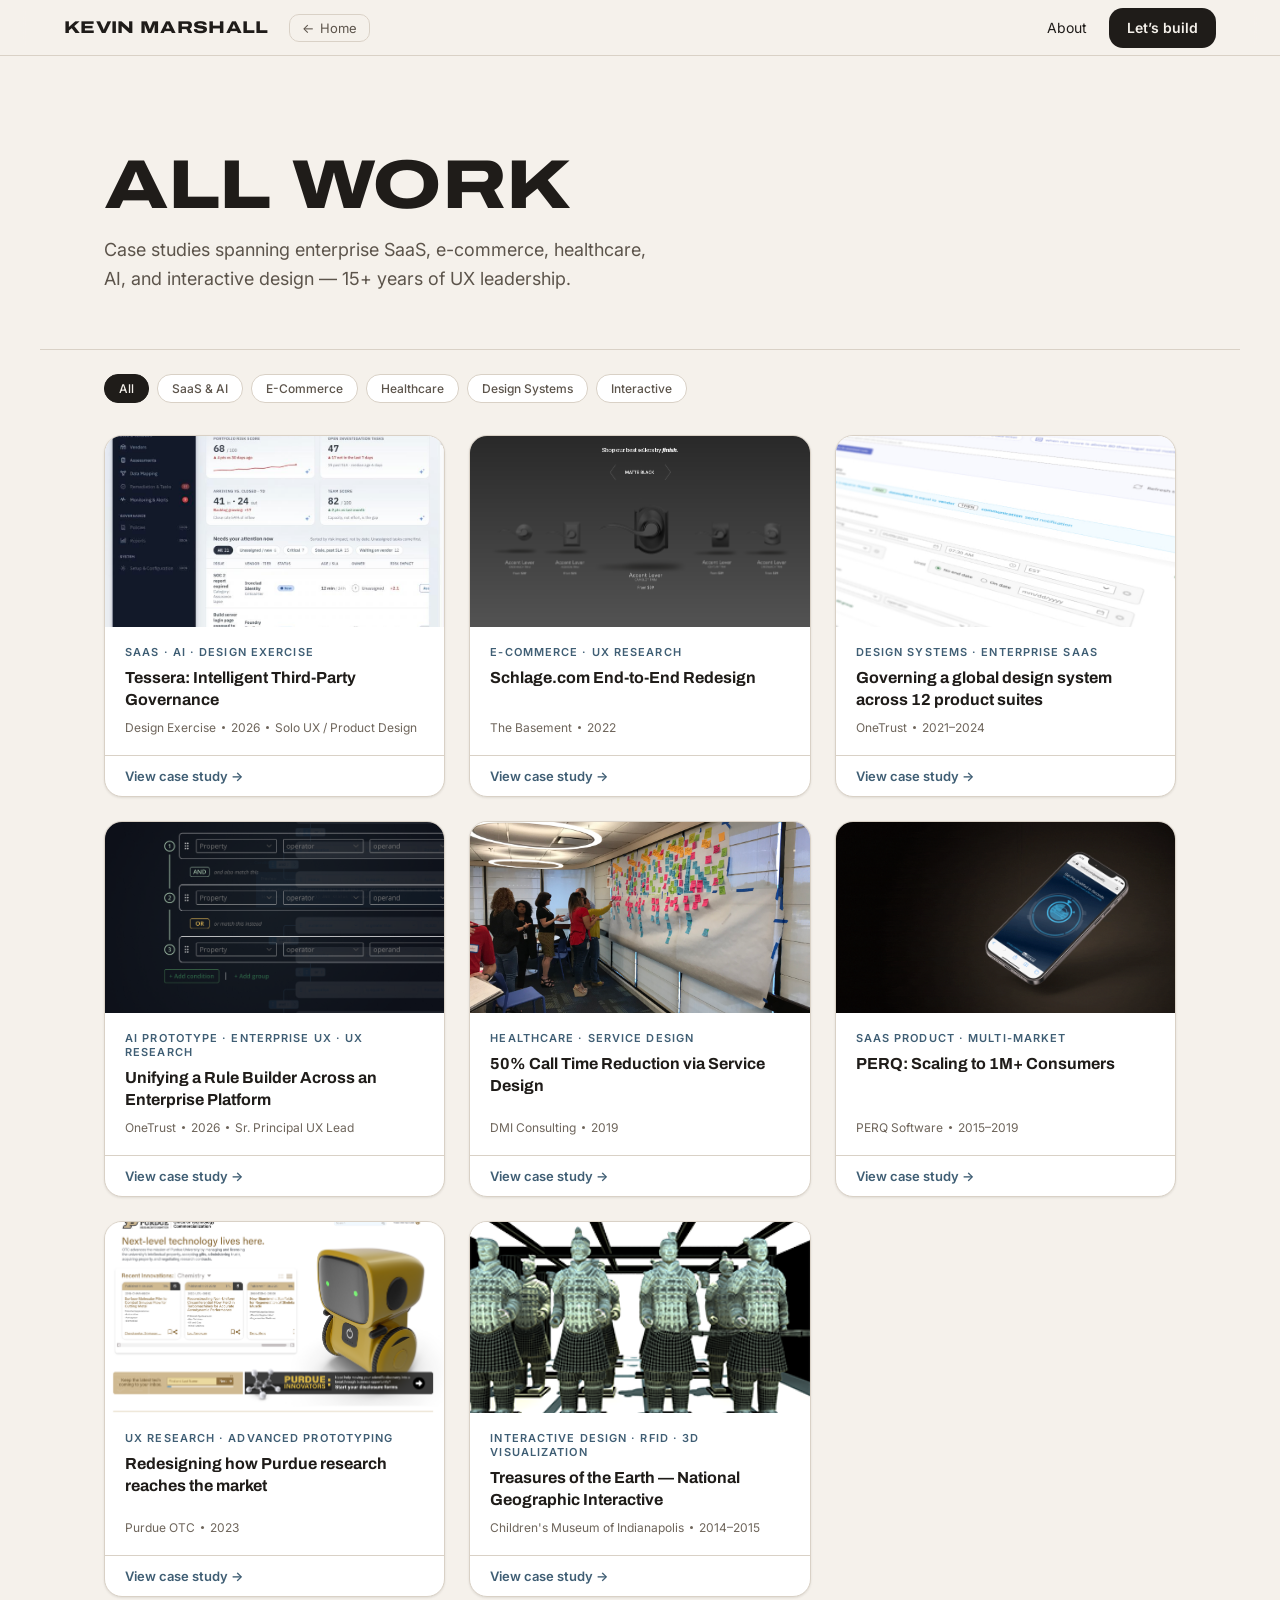
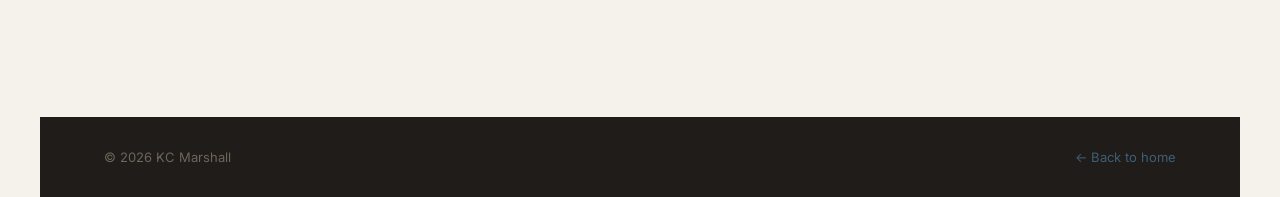
<file: work/all-work.html>
<!DOCTYPE html>
<html lang="en">
<head>
<meta charset="UTF-8" />
<meta name="viewport" content="width=device-width, initial-scale=1.0" />
<title>All Work — KC Marshall</title>
<link rel="preconnect" href="https://fonts.googleapis.com" />
<link rel="preconnect" href="https://fonts.gstatic.com" crossorigin />
<link href="https://fonts.googleapis.com/css2?family=Archivo:wdth,wght@62..125,100..900&family=Inter:wght@400;500;600;700&family=JetBrains+Mono:wght@400;500;600&display=swap" rel="stylesheet" />
<style>
*, *::before, *::after { box-sizing: border-box; margin: 0; padding: 0; }
html { scroll-behavior: smooth; }

:root {
  --paper-0: #FFFFFF;
  --paper-1: #EFF3F7;
  --paper-2: #E4EDF5;
  --paper-3: #D6E3F0;
  --ink-0:   #131929;
  --ink-1:   #26313D;
  --ink-2:   #3D4E5C;
  --ink-3:   #4A5A6B;
  --ink-4:   #5B6B7C;
  --line-1:  #E2E5EC;
  --line-2:  #C9D5E3;
  --clay-1:  #2F62AA;
  --clay-2:  #255292;
  --clay-3:  #689AE2;
  --clay-soft: #EBF1FA;
  --clay-line: #B0CAEF;

  --bg-page:     var(--paper-1);
  --bg-surface:  var(--paper-0);
  --text-strong: var(--ink-1);
  --text-body:   var(--ink-2);
  --text-muted:  var(--ink-3);
  --text-faint:  var(--ink-4);
  --text-accent: var(--clay-1);
  --border-subtle: var(--line-1);
  --accent:      var(--clay-1);
  --accent-hover: var(--clay-2);

  --shadow-sm: 0 1px 3px rgba(38,49,61,.06), 0 1px 2px rgba(38,49,61,.04);
  --shadow-md: 0 4px 14px rgba(38,49,61,.07), 0 2px 4px rgba(38,49,61,.04);

  --radius-sm: 6px;
  --radius-md: 10px;
  --radius-lg: 16px;

  --font-display: 'Schibsted Grotesk', system-ui, sans-serif;
  --font-sans:    'Hanken Grotesk', system-ui, sans-serif;

  --container: 1200px;
  --gutter:    clamp(20px, 5vw, 64px);

  --dur-fast: 140ms;
  --dur-base: 220ms;
  --ease-out: cubic-bezier(.22,1,.36,1);
}

body {
  font-family: var(--font-sans);
  background: var(--bg-page);
  color: var(--text-body);
  -webkit-font-smoothing: antialiased;
}

a { color: inherit; text-decoration: none; }

/* ── NAV ── */
.nav {
  position: sticky; top: 0; z-index: 100;
  display: flex; align-items: center; justify-content: space-between;
  height: 56px; padding: 0 var(--gutter);
  background: color-mix(in srgb, var(--paper-1) 85%, transparent);
  backdrop-filter: blur(12px);
  border-bottom: 1px solid var(--border-subtle);
}
.nav-left { display: flex; align-items: center; gap: 20px; }
.nav-logo {
  display: flex; align-items: center; gap: 10px;
  font-family: var(--font-display); font-weight: 700; font-size: 15px;
  color: var(--text-strong);
}
.nav-logo-mark {
  width: 32px; height: 32px; border-radius: 8px;
  background: var(--clay-1); color: #fff;
  display: flex; align-items: center; justify-content: center;
  font-size: 12px; font-weight: 700; letter-spacing: .02em;
}
.nav-back {
  display: flex; align-items: center; gap: 6px;
  font-size: 13px; color: var(--text-muted);
  padding: 5px 12px; border-radius: var(--radius-sm);
  border: 1px solid var(--border-subtle);
  background: var(--bg-surface);
  transition: border-color var(--dur-fast), color var(--dur-fast);
}
.nav-back::before { content: '←'; }
.nav-back:hover { border-color: var(--clay-line); color: var(--clay-1); }
.nav-right { display: flex; align-items: center; gap: 24px; font-size: 13px; color: var(--ink-3); }
.nav-right a { color: inherit; text-decoration: none; transition: color var(--dur-fast); }
.nav-right a:hover { color: var(--clay-1); }
.nav-cta {
  background: var(--clay-1) !important; color: #fff !important;
  padding: 8px 18px; border-radius: var(--radius-sm);
  font-weight: 600; font-size: 13px;
  transition: background var(--dur-fast) !important;
}
.nav-cta:hover { background: var(--clay-2) !important; }

/* ── PAGE HEADER ── */
.page-header {
  padding: clamp(48px, 8vw, 96px) var(--gutter) clamp(32px, 5vw, 56px);
  max-width: var(--container); margin: 0 auto;
  border-bottom: 1px solid var(--border-subtle);
}
.page-eyebrow {
  display: flex; align-items: center; gap: 10px;
  font-size: 11px; font-weight: 600; letter-spacing: 0.16em;
  text-transform: uppercase; color: var(--clay-1);
  margin-bottom: 16px;
}
.page-eyebrow::before {
  content: ''; display: block;
  width: 20px; height: 1.5px; background: var(--clay-1);
}
.page-title {
  font-family: var(--font-display); font-size: clamp(36px, 5vw, 56px);
  font-weight: 800; line-height: 1.05; letter-spacing: -0.02em;
  color: var(--text-strong); margin-bottom: 16px;
}
.page-lede {
  font-size: 18px; color: var(--text-muted); max-width: 560px; line-height: 1.6;
}

/* ── FILTER BAR ── */
.filter-bar {
  max-width: var(--container); margin: 0 auto;
  padding: 24px var(--gutter) 0;
  display: flex; align-items: center; gap: 8px; flex-wrap: wrap;
}
.filter-btn {
  font-family: var(--font-sans); font-size: 12px; font-weight: 500;
  padding: 6px 14px; border-radius: var(--radius-sm);
  border: 1px solid var(--border-subtle);
  background: var(--bg-surface); color: var(--text-muted);
  cursor: pointer; transition: all var(--dur-fast);
}
.filter-btn:hover { border-color: var(--clay-line); color: var(--clay-1); }
.filter-btn.active {
  background: var(--clay-1); border-color: var(--clay-1);
  color: #fff;
}

/* ── WORK GRID ── */
.work-section {
  max-width: var(--container); margin: 0 auto;
  padding: 32px var(--gutter) clamp(64px, 10vw, 120px);
}
.work-grid {
  display: grid;
  grid-template-columns: repeat(3, 1fr);
  gap: 24px;
}
.work-card {
  display: flex; flex-direction: column;
  background: var(--bg-surface);
  border-radius: var(--radius-lg);
  border: 1px solid var(--border-subtle);
  overflow: hidden;
  box-shadow: var(--shadow-sm);
  transition: transform var(--dur-base) var(--ease-out), box-shadow var(--dur-base) var(--ease-out);
}
.work-card:hover {
  transform: translateY(-3px);
  box-shadow: var(--shadow-md);
}
.work-thumb {
  width: 100%; aspect-ratio: 16/9; overflow: hidden;
  background: var(--paper-2);
}
.work-thumb img {
  width: 100%; height: 100%; object-fit: cover;
  transition: transform var(--dur-base) var(--ease-out);
}
.work-card:hover .work-thumb img { transform: scale(1.03); }
.work-info { padding: 18px 20px 20px; flex: 1; display: flex; flex-direction: column; }
.work-tag {
  font-size: 11px; font-weight: 600; letter-spacing: 0.1em;
  text-transform: uppercase; color: var(--clay-1);
  margin-bottom: 8px;
}
.work-title {
  font-family: var(--font-display); font-weight: 700;
  font-size: 16px; line-height: 1.35; color: var(--text-strong);
  margin-bottom: 10px; flex: 1;
}
.work-meta {
  font-size: 12px; color: var(--text-faint);
  display: flex; align-items: center; gap: 6px; flex-wrap: wrap;
}
.work-dot {
  width: 3px; height: 3px; border-radius: 50%;
  background: var(--text-faint); flex-shrink: 0;
}
.work-footer {
  padding: 12px 20px;
  border-top: 1px solid var(--border-subtle);
  display: flex; align-items: center; justify-content: space-between;
}
.work-cta {
  font-size: 13px; font-weight: 600; color: var(--clay-1);
  display: flex; align-items: center; gap: 6px;
  transition: gap var(--dur-fast);
}
.work-card:hover .work-cta { gap: 10px; }

/* hidden cards for filter */
.work-card[hidden] { display: none; }

/* ── FOOTER ── */
.footer {
  border-top: 1px solid var(--border-subtle);
  padding: 32px var(--gutter);
  max-width: var(--container); margin: 0 auto;
  display: flex; align-items: center; justify-content: space-between;
  font-size: 13px; color: var(--text-faint);
}
.footer a { color: var(--clay-1); }

/* ── RESPONSIVE ── */
@media (max-width: 900px) {
  .work-grid { grid-template-columns: 1fr 1fr; }
}
@media (max-width: 600px) {
  .work-grid { grid-template-columns: 1fr; }
  .nav-right .nav-links { display: none; }
}
</style>
<link rel="stylesheet" href="/assets/theme.css?v=1" />
</head>
<body>

<!-- NAV -->
<nav class="nav">
  <div class="nav-left">
    <a href="/" class="nav-logo" style="text-decoration:none;color:inherit">
      <div class="nav-logo-mark">KC</div>
      Kevin Marshall
    </a>
    <a href="/" class="nav-back">Home</a>
  </div>
  <div class="nav-right" style="display:flex;align-items:center;gap:24px;font-size:13px;color:var(--ink-3);">
    <a href="/#about" style="color:inherit;text-decoration:none;">About</a>
    <a href="/#contact" class="nav-cta" style="text-decoration:none;">Let’s build</a>
  </div>
</nav>

<!-- PAGE HEADER -->
<div class="page-header">
  <h1 class="page-title">All Work</h1>
  <p class="page-lede">Case studies spanning enterprise SaaS, e-commerce, healthcare, AI, and interactive design — 15+ years of UX leadership.</p>
</div>

<!-- FILTER BAR -->
<div class="filter-bar">
  <button class="filter-btn active" data-filter="all">All</button>
  <button class="filter-btn" data-filter="saas">SaaS &amp; AI</button>
  <button class="filter-btn" data-filter="ecommerce">E-Commerce</button>
  <button class="filter-btn" data-filter="healthcare">Healthcare</button>
  <button class="filter-btn" data-filter="design-systems">Design Systems</button>
  <button class="filter-btn" data-filter="interactive">Interactive</button>
</div>

<!-- WORK GRID -->
<div class="work-section">
  <div class="work-grid" id="work-grid">

    <a href="/work/tessera-case-study" class="work-card" data-tags="saas">
      <div class="work-thumb">
        <img src="/assets/images/tessera-dashboard-hero.png" alt="Tessera — AI-Assisted Vendor Risk Management" />
      </div>
      <div class="work-info">
        <div class="work-tag">SaaS · AI · Design Exercise</div>
        <div class="work-title">Tessera: Intelligent Third-Party Governance</div>
        <div class="work-meta">
          Design Exercise
          <span class="work-dot"></span>
          2026
          <span class="work-dot"></span>
          Solo UX / Product Design
        </div>
      </div>
      <div class="work-footer">
        <span class="work-cta">View case study →</span>
      </div>
    </a>

    <a href="/work/schlage-ecommerce-case-study" class="work-card" data-tags="ecommerce">
      <div class="work-thumb">
        <img src="/assets/images/find-finish.gif" alt="Schlage.com End-to-End Redesign" />
      </div>
      <div class="work-info">
        <div class="work-tag">E-Commerce · UX Research</div>
        <div class="work-title">Schlage.com End-to-End Redesign</div>
        <div class="work-meta">
          The Basement
          <span class="work-dot"></span>
          2022
        </div>
      </div>
      <div class="work-footer">
        <span class="work-cta">View case study →</span>
      </div>
    </a>

    <a href="/work/onetrust-design-system" class="work-card" data-tags="design-systems saas">
      <div class="work-thumb">
        <img src="/assets/images/thumb-onetrust.jpg" alt="OneTrust Design System" />
      </div>
      <div class="work-info">
        <div class="work-tag">Design Systems · Enterprise SaaS</div>
        <div class="work-title">Governing a global design system across 12 product suites</div>
        <div class="work-meta">
          OneTrust
          <span class="work-dot"></span>
          2021–2024
        </div>
      </div>
      <div class="work-footer">
        <span class="work-cta">View case study →</span>
      </div>
    </a>

    <a href="/work/rules-builder-case-study" class="work-card" data-tags="saas design-systems">
      <div class="work-thumb">
        <img src="/assets/images/thumb-rule-builder.png" alt="Rule Builder — OneTrust" />
      </div>
      <div class="work-info">
        <div class="work-tag">AI Prototype · Enterprise UX · UX Research</div>
        <div class="work-title">Unifying a Rule Builder Across an Enterprise Platform</div>
        <div class="work-meta">
          OneTrust
          <span class="work-dot"></span>
          2026
          <span class="work-dot"></span>
          Sr. Principal UX Lead
        </div>
      </div>
      <div class="work-footer">
        <span class="work-cta">View case study →</span>
      </div>
    </a>

    <a href="/work/dmi-call-time-case-study" class="work-card" data-tags="healthcare">
      <div class="work-thumb">
        <img src="/assets/images/IMG_5546.jpg" alt="50% Call Time Reduction via Service Design" />
      </div>
      <div class="work-info">
        <div class="work-tag">Healthcare · Service Design</div>
        <div class="work-title">50% Call Time Reduction via Service Design</div>
        <div class="work-meta">
          DMI Consulting
          <span class="work-dot"></span>
          2019
        </div>
      </div>
      <div class="work-footer">
        <span class="work-cta">View case study →</span>
      </div>
    </a>

    <a href="/work/perq-case-study" class="work-card" data-tags="saas">
      <div class="work-thumb">
        <img src="/assets/images/perq-animation.gif" alt="PERQ: Scaling to 1M+ Consumers" style="object-position:right" />
      </div>
      <div class="work-info">
        <div class="work-tag">SaaS Product · Multi-Market</div>
        <div class="work-title">PERQ: Scaling to 1M+ Consumers</div>
        <div class="work-meta">
          PERQ Software
          <span class="work-dot"></span>
          2015–2019
        </div>
      </div>
      <div class="work-footer">
        <span class="work-cta">View case study →</span>
      </div>
    </a>

    <a href="/work/purdue-otc-case-study" class="work-card" data-tags="saas">
      <div class="work-thumb">
        <img src="/assets/images/purdue-bright.png" alt="Redesigning how Purdue research reaches the market" />
      </div>
      <div class="work-info">
        <div class="work-tag">UX Research · Advanced Prototyping</div>
        <div class="work-title">Redesigning how Purdue research reaches the market</div>
        <div class="work-meta">
          Purdue OTC
          <span class="work-dot"></span>
          2023
        </div>
      </div>
      <div class="work-footer">
        <span class="work-cta">View case study →</span>
      </div>
    </a>

    <a href="/work/treasures-case-study" class="work-card" data-tags="interactive">
      <div class="work-thumb">
        <img src="/assets/images/thmb-terracotta.png" alt="Treasures of the Earth — National Geographic Interactive" />
      </div>
      <div class="work-info">
        <div class="work-tag">Interactive Design · RFID · 3D Visualization</div>
        <div class="work-title">Treasures of the Earth — National Geographic Interactive</div>
        <div class="work-meta">
          Children's Museum of Indianapolis
          <span class="work-dot"></span>
          2014–2015
        </div>
      </div>
      <div class="work-footer">
        <span class="work-cta">View case study →</span>
      </div>
    </a>

  </div>
</div>

<!-- FOOTER -->
<div class="footer">
  <span>© 2026 KC Marshall</span>
  <a href="/">← Back to home</a>
</div>

<script>
  const btns = document.querySelectorAll('.filter-btn');
  const cards = document.querySelectorAll('.work-card');

  btns.forEach(btn => {
    btn.addEventListener('click', () => {
      btns.forEach(b => b.classList.remove('active'));
      btn.classList.add('active');
      const filter = btn.dataset.filter;
      cards.forEach(card => {
        if (filter === 'all' || card.dataset.tags.includes(filter)) {
          card.removeAttribute('hidden');
        } else {
          card.setAttribute('hidden', '');
        }
      });
    });
  });
</script>
</body>
</html>
</file>
<file: assets/theme.css>
/* ─────────────────────────────────────────────────────────
   kcmarshall.com — "Prototypes built to ship" theme
   Shared palette, type and elements from the redesigned homepage.
   Loaded last on every inner page so it overrides older styles.
   Palette: Warm Ivory #F5F1EB · Muted Taupe #8A7F73 · Dusty Blue #6C8CA3
   Type: Archivo (display, expanded) · Inter (body) · JetBrains Mono (labels)
   ───────────────────────────────────────────────────────── */
:root {
  --paper-0: #FFFFFF;
  --paper-1: #F5F1EB;   /* warm ivory – page */
  --paper-2: #E6DED3;   /* sand */
  --paper-3: #DDD3C6;
  --ink-0:   #1F1C19;
  --ink-1:   #1F1C19;
  --ink-2:   #3A342E;
  --ink-3:   #5C544B;   /* deep taupe – small text on light */
  --ink-4:   #6E655B;
  --line-1:  #D9D1C6;
  --line-2:  #C9BFB2;
  --line-on-ink: rgba(245,241,235,.14);
  --clay-1:  #3F5E74;   /* deep dusty blue – links, small accents */
  --clay-2:  #3F5E74;
  --clay-3:  #A9C0D1;   /* light dusty blue – accents on dark */
  --clay-soft: #E8EEF2;
  --clay-line: #B5C7D4;
  --sage-1:  #3F5E74;
  --sage-soft: #E8EEF2;
  --taupe:   #8A7F73;
  --dusty:   #6C8CA3;

  --bg: var(--paper-1); --bg-2: var(--paper-0); --bg-3: var(--paper-2);
  --bg-page: var(--paper-1); --bg-surface: var(--paper-0);
  --border: var(--line-1); --border-m: var(--line-2); --border-subtle: var(--line-1);
  --accent: var(--clay-1); --accent-hover: var(--ink-1);
  --text: var(--ink-1); --text-mid: var(--ink-2); --text-low: var(--ink-3);
  --text-strong: var(--ink-1); --text-body: var(--ink-2); --text-muted: var(--ink-3);
  --text-faint: var(--ink-4); --text-accent: var(--clay-1);

  --shadow-xs: 0 1px 2px rgba(31,28,25,.05);
  --shadow-sm: 0 1px 3px rgba(31,28,25,.06), 0 1px 2px rgba(31,28,25,.04);
  --shadow-md: 0 4px 14px rgba(31,28,25,.08), 0 2px 4px rgba(31,28,25,.04);
  --shadow-lg: 0 12px 32px rgba(31,28,25,.12), 0 4px 8px rgba(31,28,25,.05);
  --shadow-accent: 0 6px 20px rgba(63,94,116,.22);

  --radius-sm: 10px;
  --radius-md: 14px;
  --radius-lg: 18px;

  --font-display: 'Archivo', system-ui, sans-serif;
  --font-sans:    'Inter', system-ui, sans-serif;
  --sans:         'Inter', system-ui, sans-serif;
  --font-mono:    'JetBrains Mono', ui-monospace, monospace;
}

body { font-family: var(--font-sans); background: var(--paper-1); color: var(--ink-1); }
*:focus-visible { outline: 2px solid var(--clay-1); outline-offset: 3px; }

/* Display type: wide, heavy, uppercase — as on the homepage */
.cs-title, .page-title, .section-h2, .os-heading,
.closing__title, .modal__title {
  font-family: var(--font-display);
  font-stretch: 125%;
  font-weight: 800;
  text-transform: uppercase;
  letter-spacing: -0.005em;
}
.cs-title  { font-size: clamp(32px, 4.6vw, 60px); line-height: 1; max-width: 900px; }
.page-title { font-size: clamp(40px, 5.4vw, 72px); line-height: .98; }
.section-h2 { font-size: clamp(22px, 2.6vw, 32px); line-height: 1.08; }
.o-num, .insight-num, .cs-bigstat b, .work-num, .stat-num {
  font-family: var(--font-display); font-stretch: 125%; letter-spacing: -0.01em;
}
.o-num, .insight-num { color: var(--clay-1); }

/* Labels: lowercase-friendly mono, deep blue */
.cs-company-tag, .section-eyebrow, .page-eyebrow, .reflection-label {
  font-family: var(--font-mono); letter-spacing: .04em; text-transform: none; font-weight: 500;
}
.cs-company-tag::before, .page-eyebrow::before { display: none; }

/* Navigation: wordmark + quiet links + dark "Let's build" button */
.nav {
  background: color-mix(in srgb, var(--paper-1) 90%, transparent);
  border-bottom: 1px solid var(--line-1);
}
.nav-logo-mark { display: none !important; }
.nav-logo {
  font-family: var(--font-display) !important; font-stretch: 125%;
  font-weight: 800 !important; font-size: 17px !important;
  text-transform: uppercase; letter-spacing: .02em; color: var(--ink-1) !important;
}
.nav-back { border-radius: var(--radius-sm); background: transparent; color: var(--ink-3); }
.nav-back:hover { border-color: var(--ink-1); color: var(--ink-1); }
.nav-right { gap: 22px !important; font-size: 14px !important; color: var(--ink-1) !important; }
.nav-right a { color: var(--ink-1) !important; }
.nav-right a:hover { color: var(--clay-1) !important; }
.nav-right a.nav-cta, .nav-cta {
  display: inline-flex; align-items: center; min-height: 40px;
  padding: 0 18px !important; border-radius: var(--radius-md) !important;
  background: var(--ink-1) !important; color: var(--paper-1) !important;
  font-weight: 600; font-size: 14px;
}
.nav-right a.nav-cta:hover, .nav-cta:hover { background: var(--clay-1) !important; color: #fff !important; }

/* Hero (case studies) */
.cs-hero { background-color: var(--paper-2); }
.cs-hero.cs-hero--plain::before {
  background: linear-gradient(90deg, rgba(31,28,25,.92) 0%, rgba(31,28,25,.8) 45%, rgba(31,28,25,.35) 100%);
}
.outcome-card { border-radius: var(--radius-md); }
.outcome-card::before { background: var(--dusty); }

/* Buttons and chips share the homepage's 14px corners */
.btn, .filter-btn, .proto-link, .callout, .problem-grid, .process-steps,
.artifact-card, .full-img-card, .insight-card, .ab-card, .capability-item,
.outcome-summary, .reflection { border-radius: var(--radius-md); }
.filter-btn.active { background: var(--ink-1); border-color: var(--ink-1); color: var(--paper-1); }
.filter-btn:hover { border-color: var(--ink-1); color: var(--ink-1); }
.tool-chip { background: var(--paper-2); border-color: var(--line-2); color: var(--ink-2); }
code { background: var(--paper-2); color: var(--ink-1); }
.step-num, .os-check { background: var(--paper-2); border-color: var(--line-2); color: var(--ink-1); }
.capability-item { border-top-color: var(--dusty); }
.proto-link:hover { border-color: var(--ink-1); }
.page-link:hover { background: var(--paper-2); }

/* Footer: dark ink band, as on the homepage */
.footer { background: var(--ink-0); border-top: 0; }
.footer-left { color: #B8AEA2 !important; }
.footer-right a { color: var(--paper-1) !important; }
.footer-right a:hover { color: var(--clay-3) !important; }

/* Lightbox tint */
.lb-overlay { background: rgba(31,28,25,.86); }

@media (max-width: 768px) {
  .nav-right a:not(.nav-cta) { display: none; }
  .nav-back { display: none !important; }
  .nav-logo { font-size: 15px !important; white-space: nowrap; }
  .nav-right a.nav-cta { white-space: nowrap; min-height: 40px; }
}
@media (prefers-reduced-motion: reduce) {
  html { scroll-behavior: auto; }
  *, *::before, *::after { animation: none !important; transition: none !important; }
}
</file>
